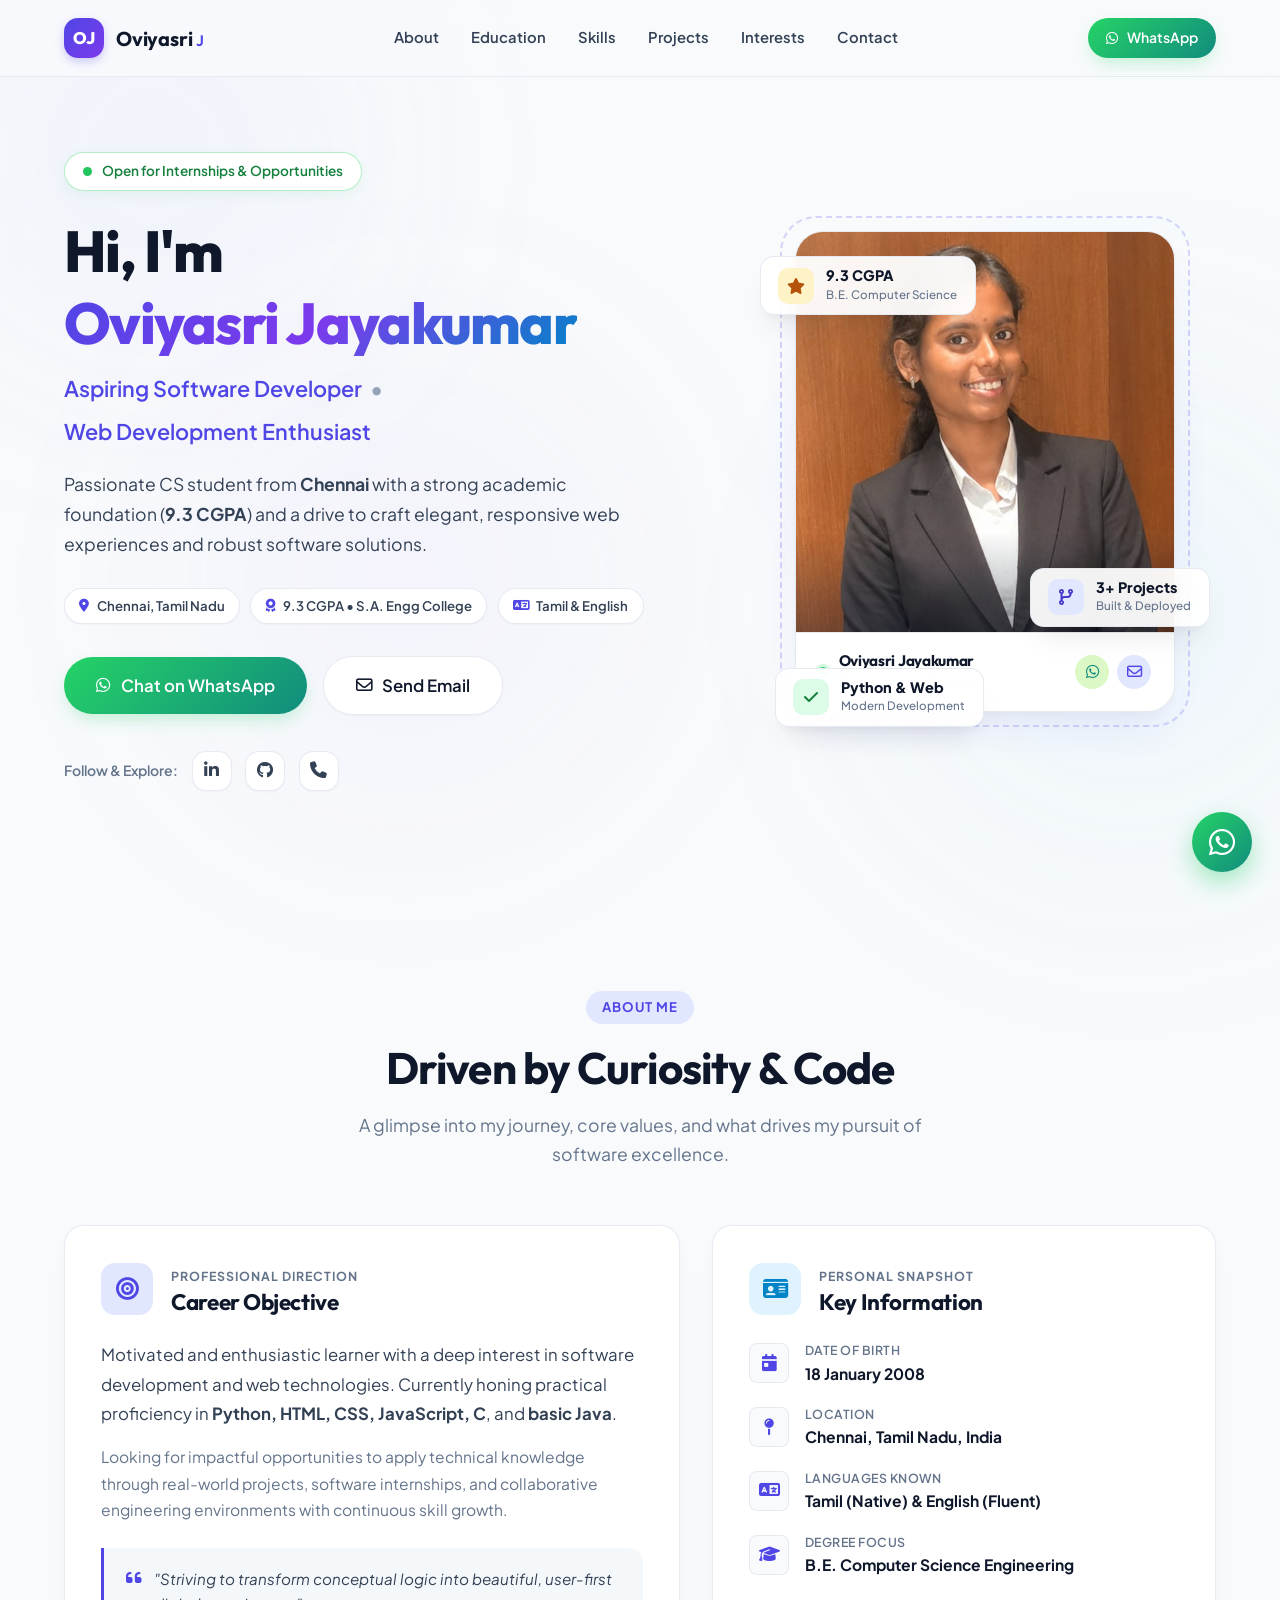
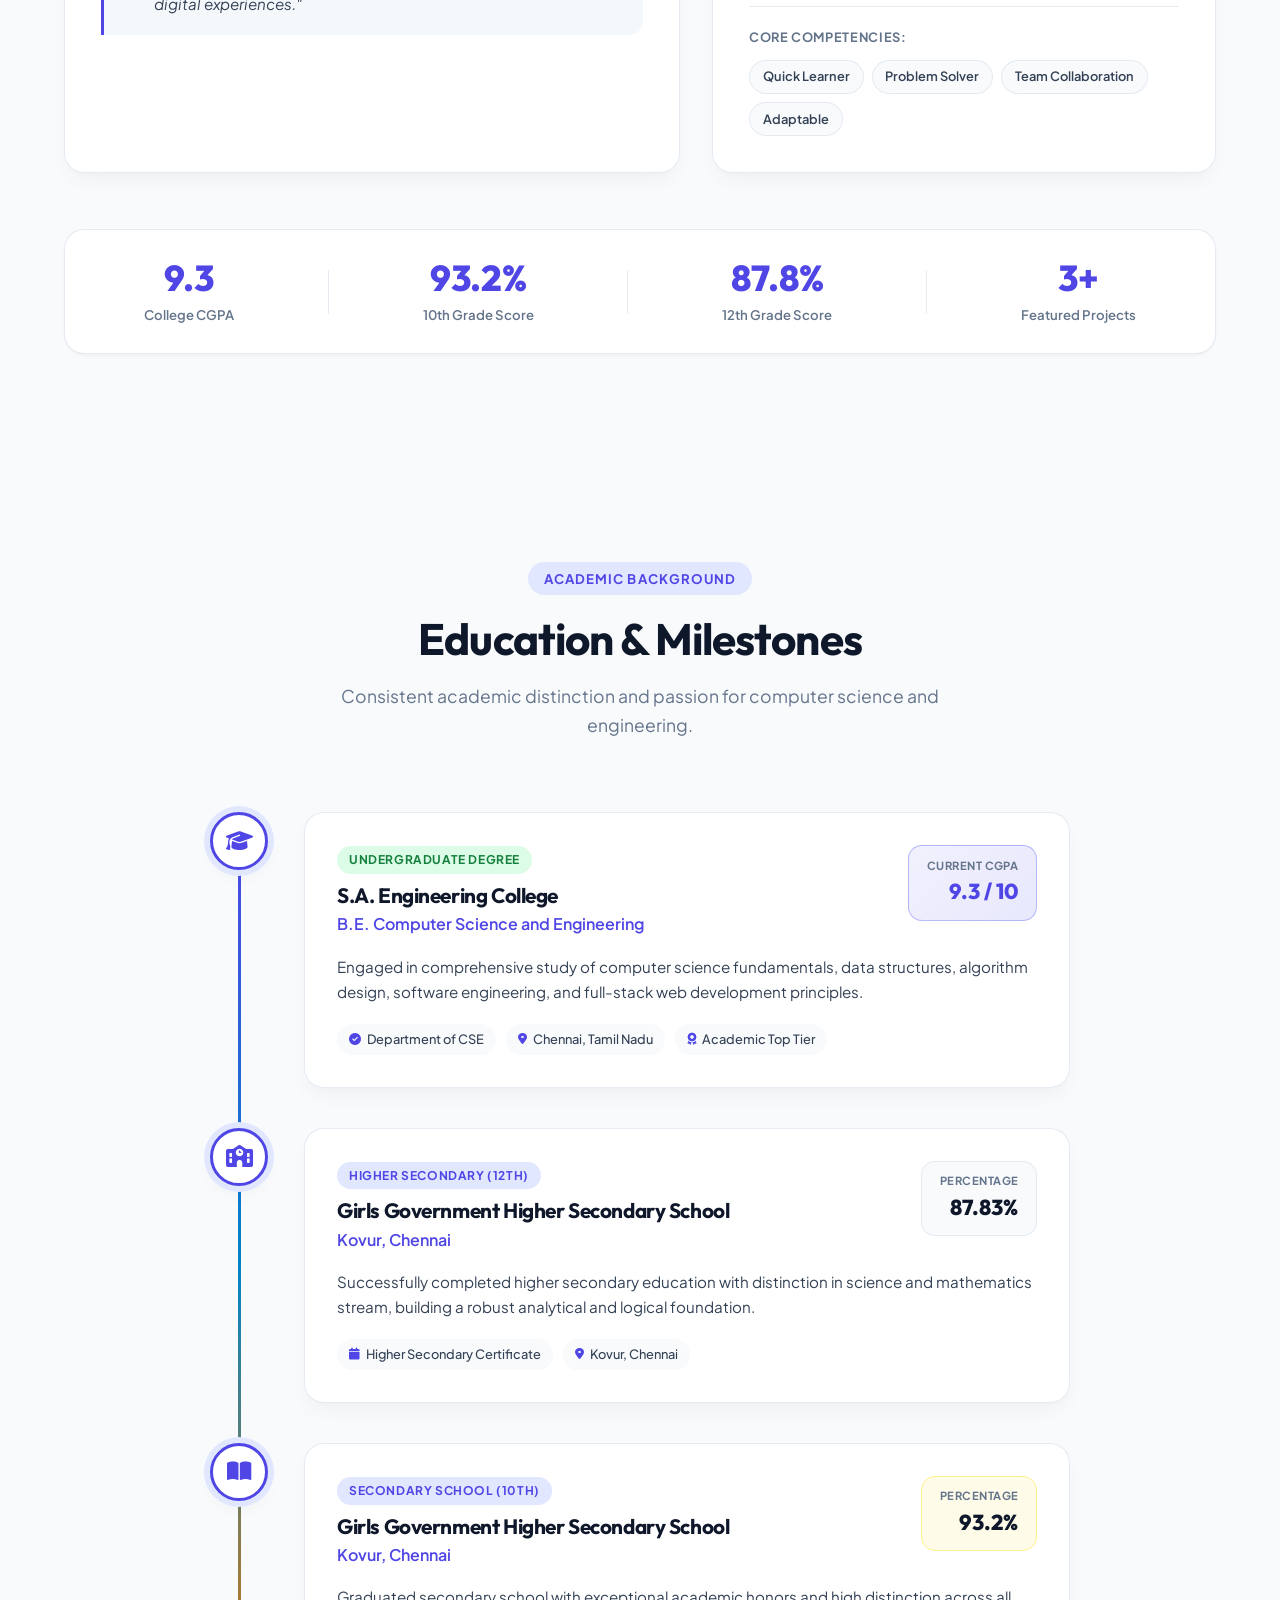
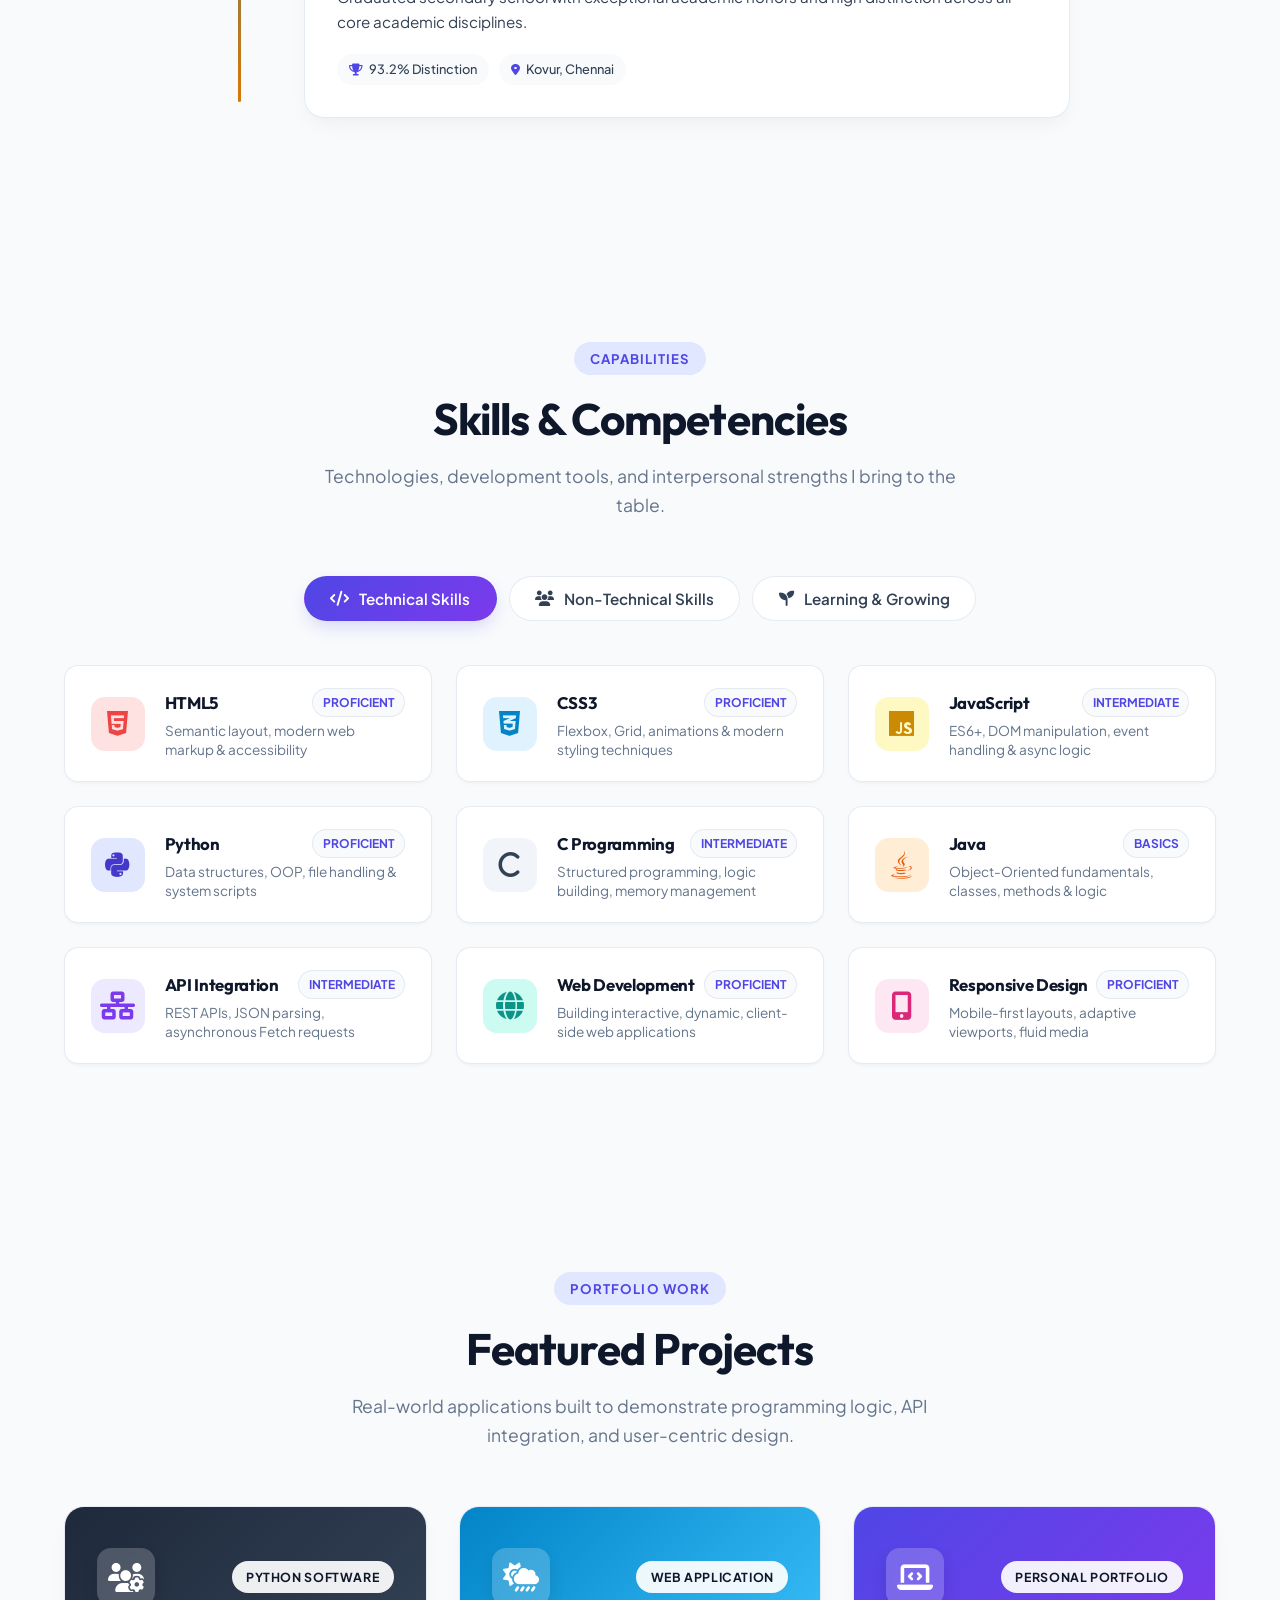
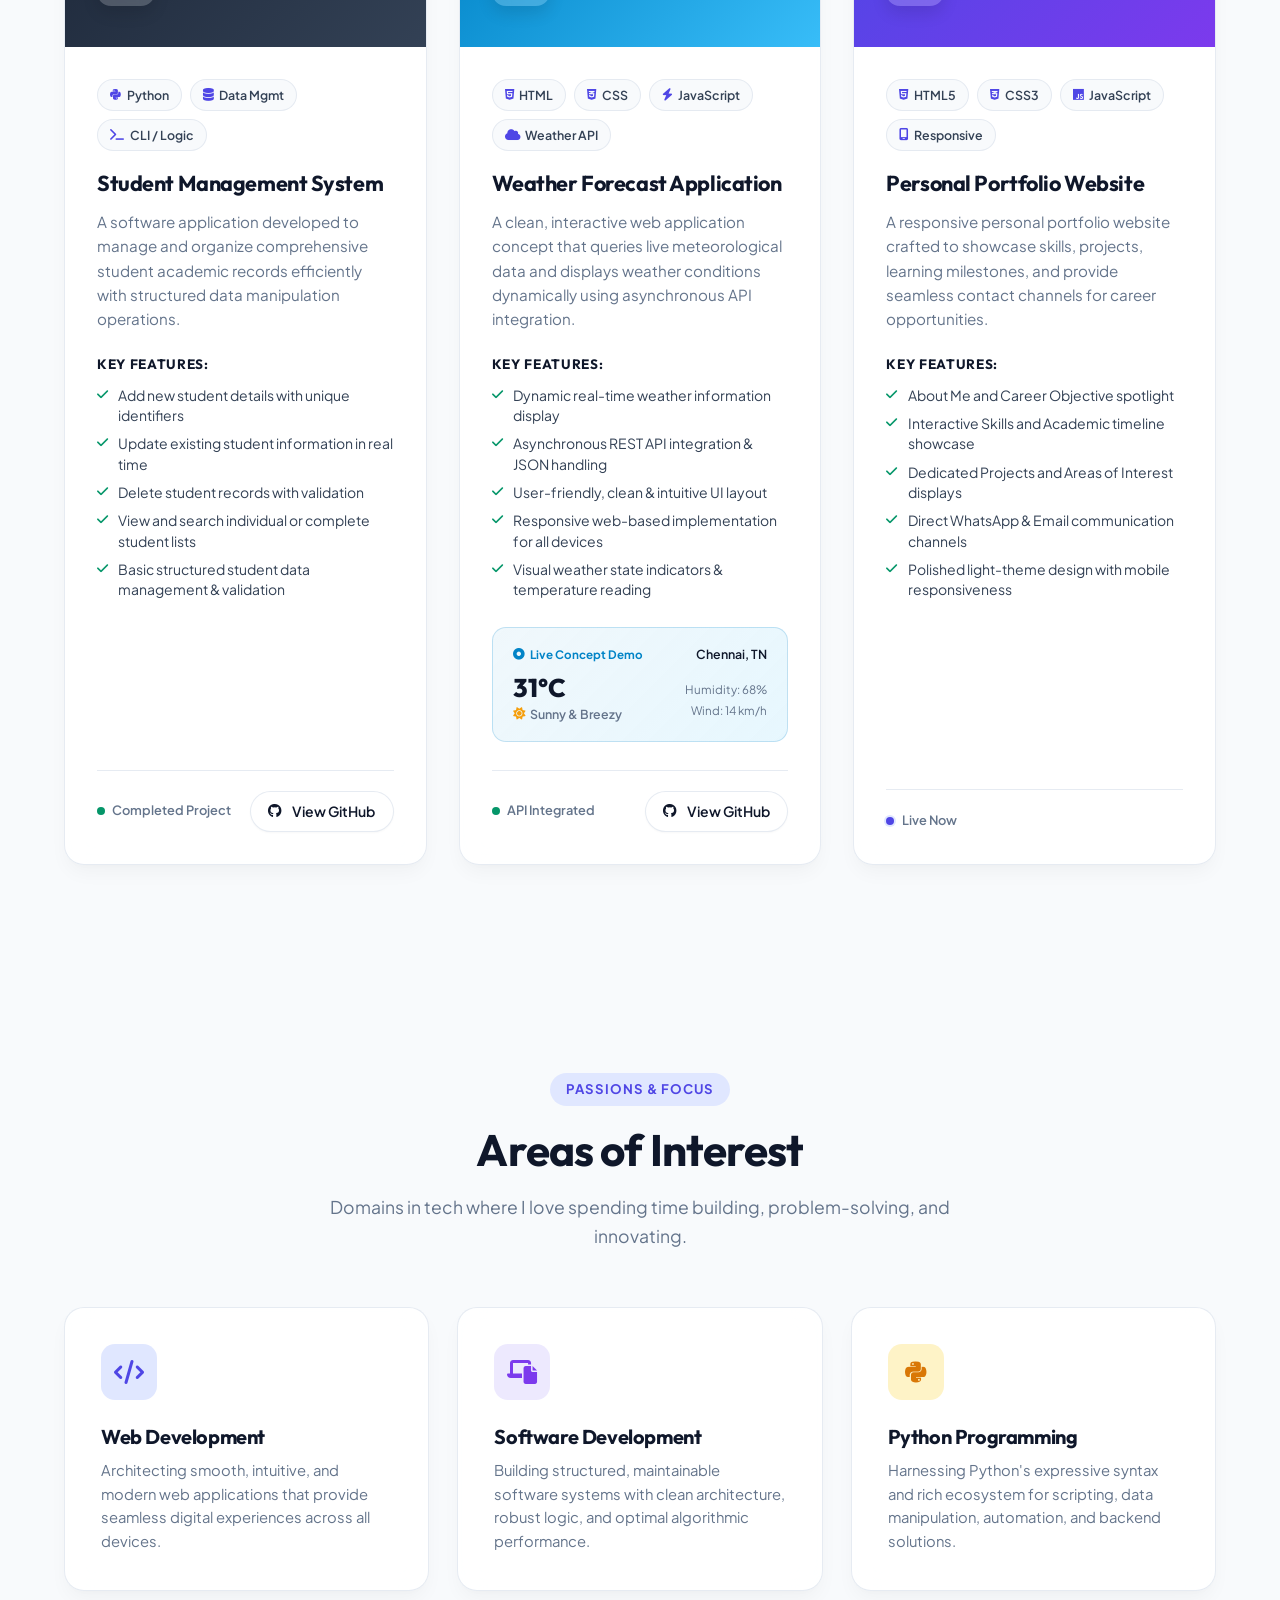
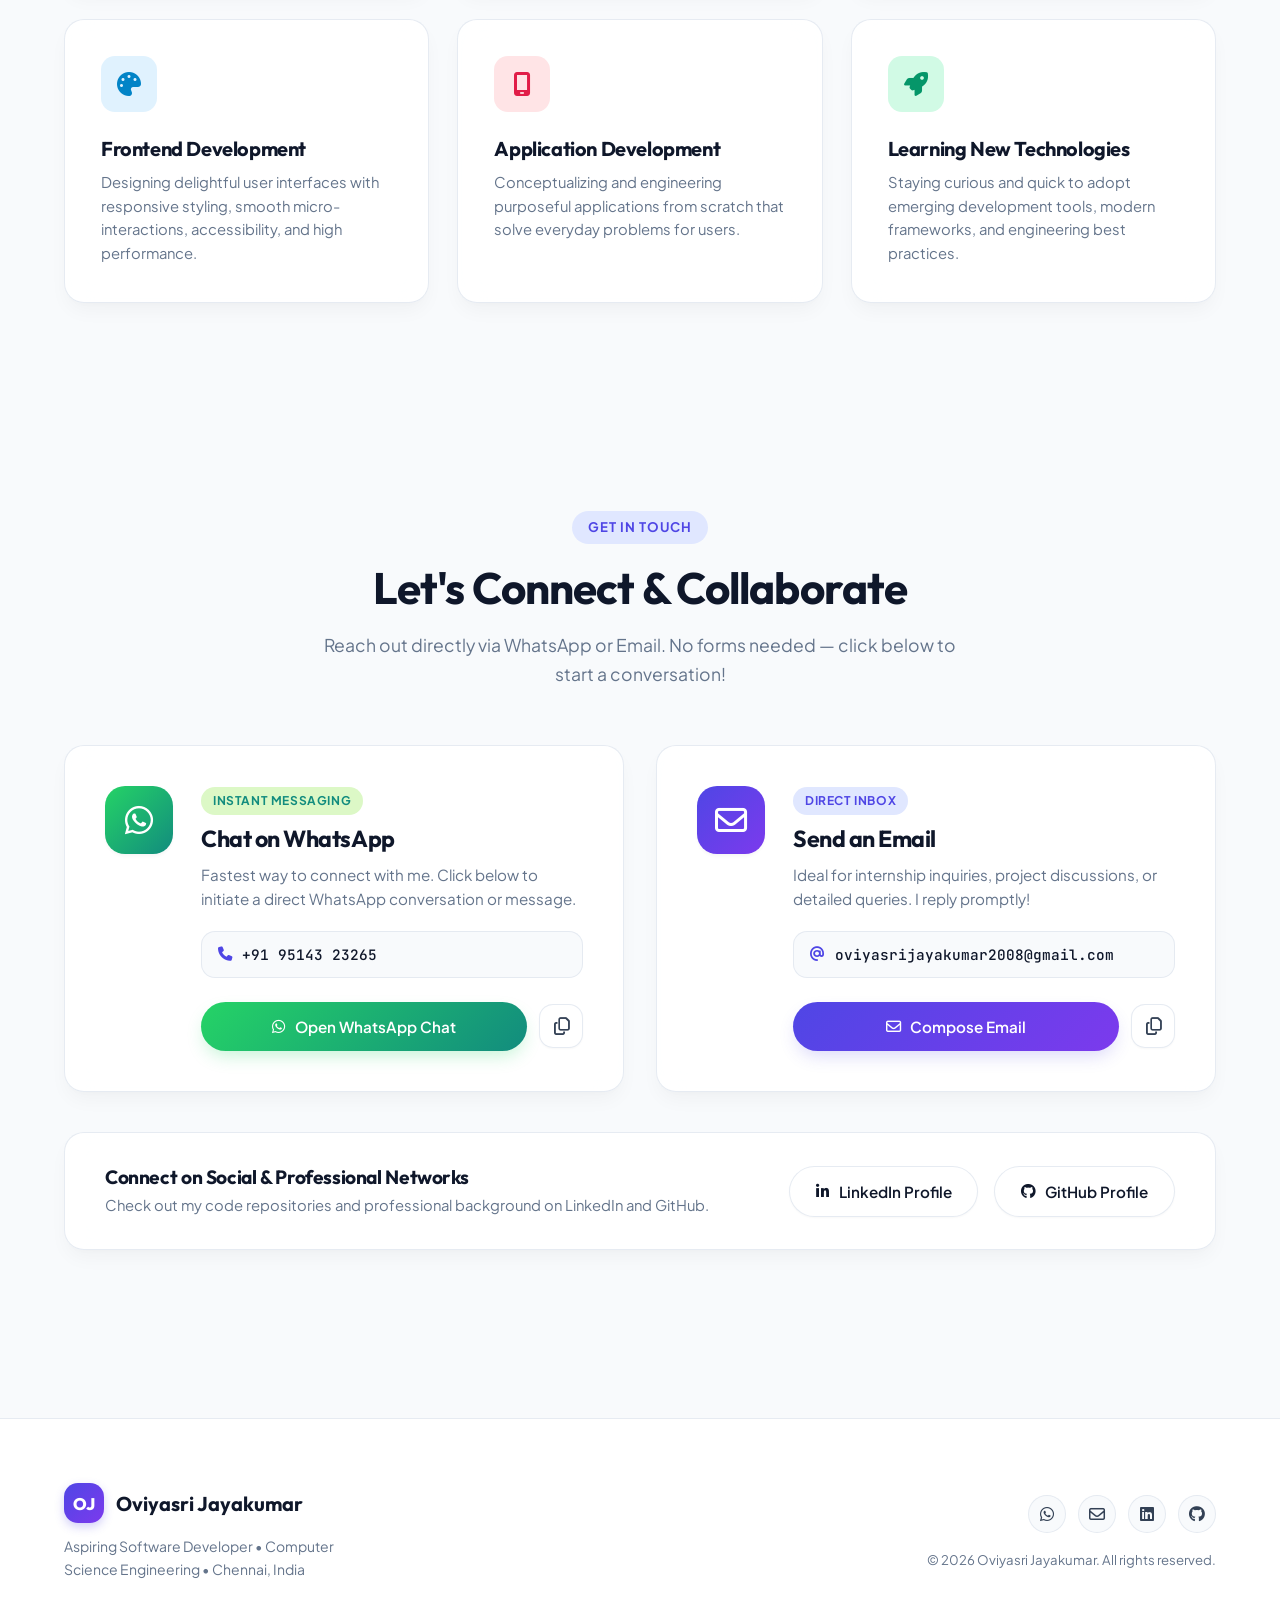
<file: index.html>
<!DOCTYPE html>
<html lang="en">
<head>
  <meta charset="UTF-8">
  <meta name="viewport" content="width=device-width, initial-scale=1.0">
  <title>Oviyasri Jayakumar | Aspiring Software Developer & Web Enthusiast</title>
  <meta name="description" content="Portfolio of Oviyasri Jayakumar - Aspiring Software Developer and Web Development Enthusiast based in Chennai, Tamil Nadu. Skilled in Python, HTML, CSS, JavaScript, C, and Java.">
  <meta name="keywords" content="Oviyasri Jayakumar, Portfolio, Software Developer, Web Developer, Python, JavaScript, Chennai">
  <meta name="author" content="Oviyasri Jayakumar">

  <!-- Open Graph / Meta -->
  <meta property="og:title" content="Oviyasri Jayakumar | Portfolio">
  <meta property="og:description" content="Aspiring Software Developer | Web Development Enthusiast. B.E. Computer Science Engineering (CGPA 9.3).">
  <meta property="og:type" content="website">

  <!-- Google Fonts: Plus Jakarta Sans & Outfit -->
  <link rel="preconnect" href="https://fonts.googleapis.com">
  <link rel="preconnect" href="https://fonts.gstatic.com" crossorigin>
  <link href="https://fonts.googleapis.com/css2?family=Outfit:wght@400;500;600;700;800&family=Plus+Jakarta+Sans:wght@300;400;500;600;700;800&family=JetBrains+Mono:wght@400;500&display=swap" rel="stylesheet">

  <!-- Font Awesome Icons -->
  <link rel="stylesheet" href="https://cdnjs.cloudflare.com/ajax/libs/font-awesome/6.5.1/css/all.min.css">

  <!-- Stylesheet -->
  <link rel="stylesheet" href="style.css">
</head>
<body>
  <!-- Ambient background glow elements -->
  <div class="ambient-glow glow-1"></div>
  <div class="ambient-glow glow-2"></div>
  <div class="ambient-glow glow-3"></div>

  <!-- Header / Navigation -->
  <header class="site-header" id="header">
    <div class="container header-container">
      <a href="#hero" class="brand-logo" aria-label="Oviyasri Jayakumar Home">
        <span class="logo-badge">OJ</span>
        <div class="logo-text">
          <span class="logo-name">Oviyasri</span>
          <span class="logo-dot">J</span>
        </div>
      </a>

      <!-- Desktop Nav -->
      <nav class="desktop-nav" aria-label="Main Navigation">
        <ul class="nav-links">
          <li><a href="#about" class="nav-link">About</a></li>
          <li><a href="#education" class="nav-link">Education</a></li>
          <li><a href="#skills" class="nav-link">Skills</a></li>
          <li><a href="#projects" class="nav-link">Projects</a></li>
          <li><a href="#interests" class="nav-link">Interests</a></li>
          <li><a href="#contact" class="nav-link">Contact</a></li>
        </ul>
      </nav>

      <!-- Header Action -->
      <div class="header-actions">
        <a href="https://wa.me/919514323265?text=Hi%20Oviyasri%2C%20I%20saw%20your%20portfolio%20and%20would%20like%20to%20connect%21" target="_blank" rel="noopener noreferrer" class="btn btn-sm btn-whatsapp">
          <i class="fa-brands fa-whatsapp"></i>
          <span class="btn-text">WhatsApp</span>
        </a>
        <button class="mobile-toggle" id="mobileToggle" aria-label="Toggle navigation menu" aria-expanded="false">
          <span class="bar bar-1"></span>
          <span class="bar bar-2"></span>
          <span class="bar bar-3"></span>
        </button>
      </div>
    </div>

    <!-- Mobile Drawer -->
    <div class="mobile-drawer" id="mobileDrawer">
      <div class="drawer-content">
        <ul class="mobile-nav-links">
          <li><a href="#hero" class="mobile-nav-link"><i class="fa-solid fa-house"></i> Home</a></li>
          <li><a href="#about" class="mobile-nav-link"><i class="fa-solid fa-user"></i> About</a></li>
          <li><a href="#education" class="mobile-nav-link"><i class="fa-solid fa-graduation-cap"></i> Education</a></li>
          <li><a href="#skills" class="mobile-nav-link"><i class="fa-solid fa-code"></i> Skills</a></li>
          <li><a href="#projects" class="mobile-nav-link"><i class="fa-solid fa-laptop-code"></i> Projects</a></li>
          <li><a href="#interests" class="mobile-nav-link"><i class="fa-solid fa-compass"></i> Interests</a></li>
          <li><a href="#contact" class="mobile-nav-link"><i class="fa-solid fa-paper-plane"></i> Contact</a></li>
        </ul>
        <div class="drawer-footer">
          <p class="drawer-contact-title">Quick Connect</p>
          <div class="drawer-btns">
            <a href="https://wa.me/919514323265" target="_blank" rel="noopener noreferrer" class="btn btn-whatsapp w-full">
              <i class="fa-brands fa-whatsapp"></i> WhatsApp Me
            </a>
            <a href="mailto:oviyasrijayakumar2008@gmail.com" class="btn btn-outline w-full">
              <i class="fa-regular fa-envelope"></i> Email Me
            </a>
          </div>
        </div>
      </div>
    </div>
  </header>

  <main>
    <!-- HERO SECTION -->
    <section class="section hero-section" id="hero">
      <div class="container hero-container">
        <!-- Hero Text -->
        <div class="hero-content">
          <div class="hero-badge animate-fade-in">
            <span class="status-pulse"></span>
            <span>Open for Internships & Opportunities</span>
          </div>

          <h1 class="hero-title animate-fade-in delay-1">
            Hi, I'm <span class="gradient-text">Oviyasri Jayakumar</span>
          </h1>

          <p class="hero-role animate-fade-in delay-2">
            Aspiring Software Developer <span class="role-divider">•</span> Web Development Enthusiast
          </p>

          <p class="hero-bio animate-fade-in delay-3">
            Passionate CS student from <strong>Chennai</strong> with a strong academic foundation (<strong>9.3 CGPA</strong>) and a drive to craft elegant, responsive web experiences and robust software solutions.
          </p>

          <!-- Quick Highlights Pills -->
          <div class="hero-highlights animate-fade-in delay-3">
            <span class="highlight-chip">
              <i class="fa-solid fa-location-dot"></i> Chennai, Tamil Nadu
            </span>
            <span class="highlight-chip">
              <i class="fa-solid fa-award"></i> 9.3 CGPA • S.A. Engg College
            </span>
            <span class="highlight-chip">
              <i class="fa-solid fa-language"></i> Tamil & English
            </span>
          </div>

          <!-- Hero CTAs (WhatsApp & Mail Only) -->
          <div class="hero-actions animate-fade-in delay-4">
            <a href="https://wa.me/919514323265?text=Hi%20Oviyasri%2C%20I%20saw%20your%20portfolio%20and%20would%20love%20to%20connect%21" target="_blank" rel="noopener noreferrer" class="btn btn-whatsapp btn-lg">
              <i class="fa-brands fa-whatsapp"></i>
              <span>Chat on WhatsApp</span>
            </a>
            <a href="mailto:oviyasrijayakumar2008@gmail.com?subject=Opportunity%20Inquiry%20-%20Oviyasri%20Portfolio" class="btn btn-outline btn-lg">
              <i class="fa-regular fa-envelope"></i>
              <span>Send Email</span>
            </a>
          </div>

          <!-- Social Links -->
          <div class="hero-socials animate-fade-in delay-4">
            <span class="social-label">Follow & Explore:</span>
            <a href="https://www.linkedin.com/in/oviyasri-jayakumar-236a88341" target="_blank" rel="noopener noreferrer" class="social-link" title="LinkedIn Profile" aria-label="LinkedIn">
              <i class="fa-brands fa-linkedin-in"></i>
            </a>
            <a href="https://github.com/Oviyasrijayakumar" target="_blank" rel="noopener noreferrer" class="social-link" title="GitHub Profile" aria-label="GitHub">
              <i class="fa-brands fa-github"></i>
            </a>
            <a href="tel:+919514323265" class="social-link" title="Call Me" aria-label="Phone">
              <i class="fa-solid fa-phone"></i>
            </a>
          </div>
        </div>

        <!-- Hero Visual / Photo Card -->
        <div class="hero-visual animate-fade-in delay-2">
          <div class="profile-card-wrapper">
            <!-- Decorative rings -->
            <div class="profile-ring"></div>
            <div class="profile-ring-outer"></div>

            <div class="profile-card">
              <div class="profile-image-container">
                <img src="assets/profile.png" alt="Oviyasri Jayakumar" class="profile-image" loading="eager">
                <div class="profile-overlay-gradient"></div>
              </div>
              
              <div class="profile-card-footer">
                <div class="profile-status-indicator">
                  <span class="dot-online"></span>
                  <div>
                    <h4 class="profile-name-tag">Oviyasri Jayakumar</h4>
                    <p class="profile-sub-tag">B.E. Computer Science</p>
                  </div>
                </div>
                <div class="quick-icons">
                  <a href="https://wa.me/919514323265" target="_blank" rel="noopener noreferrer" class="mini-icon-btn whatsapp" title="Chat on WhatsApp">
                    <i class="fa-brands fa-whatsapp"></i>
                  </a>
                  <a href="mailto:oviyasrijayakumar2008@gmail.com" class="mini-icon-btn email" title="Send Email">
                    <i class="fa-regular fa-envelope"></i>
                  </a>
                </div>
              </div>
            </div>

            <!-- Floating Badge: CGPA -->
            <div class="floating-badge badge-cgpa">
              <div class="badge-icon gold">
                <i class="fa-solid fa-star"></i>
              </div>
              <div class="badge-info">
                <span class="badge-value">9.3 CGPA</span>
                <span class="badge-caption">B.E. Computer Science</span>
              </div>
            </div>

            <!-- Floating Badge: Projects -->
            <div class="floating-badge badge-projects">
              <div class="badge-icon indigo">
                <i class="fa-solid fa-code-branch"></i>
              </div>
              <div class="badge-info">
                <span class="badge-value">3+ Projects</span>
                <span class="badge-caption">Built & Deployed</span>
              </div>
            </div>

            <!-- Floating Badge: Tech Stacks -->
            <div class="floating-badge badge-tech">
              <div class="badge-icon green">
                <i class="fa-solid fa-check"></i>
              </div>
              <div class="badge-info">
                <span class="badge-value">Python & Web</span>
                <span class="badge-caption">Modern Development</span>
              </div>
            </div>
          </div>
        </div>
      </div>
    </section>

    <!-- ABOUT & CAREER OBJECTIVE SECTION -->
    <section class="section about-section" id="about">
      <div class="container">
        <div class="section-header text-center">
          <span class="section-tag">About Me</span>
          <h2 class="section-title">Driven by Curiosity & Code</h2>
          <p class="section-subtitle">A glimpse into my journey, core values, and what drives my pursuit of software excellence.</p>
        </div>

        <div class="about-grid">
          <!-- Career Objective Card -->
          <div class="about-card objective-card glass-panel">
            <div class="card-glow"></div>
            <div class="objective-header">
              <div class="icon-bubble indigo">
                <i class="fa-solid fa-bullseye"></i>
              </div>
              <div>
                <span class="card-eyebrow">Professional Direction</span>
                <h3 class="card-title">Career Objective</h3>
              </div>
            </div>
            <p class="objective-text">
              Motivated and enthusiastic learner with a deep interest in software development and web technologies. Currently honing practical proficiency in <strong>Python, HTML, CSS, JavaScript, C</strong>, and <strong>basic Java</strong>.
            </p>
            <p class="objective-subtext">
              Looking for impactful opportunities to apply technical knowledge through real-world projects, software internships, and collaborative engineering environments with continuous skill growth.
            </p>
            <div class="quote-box">
              <i class="fa-solid fa-quote-left quote-icon"></i>
              <span>"Striving to transform conceptual logic into beautiful, user-first digital experiences."</span>
            </div>
          </div>

          <!-- Personal Bio Card -->
          <div class="about-card personal-details-card glass-panel">
            <div class="card-glow"></div>
            <div class="objective-header">
              <div class="icon-bubble teal">
                <i class="fa-solid fa-id-card"></i>
              </div>
              <div>
                <span class="card-eyebrow">Personal Snapshot</span>
                <h3 class="card-title">Key Information</h3>
              </div>
            </div>

            <div class="details-list">
              <div class="detail-item">
                <div class="detail-icon"><i class="fa-solid fa-calendar-day"></i></div>
                <div class="detail-content">
                  <span class="detail-label">Date of Birth</span>
                  <span class="detail-value">18 January 2008</span>
                </div>
              </div>

              <div class="detail-item">
                <div class="detail-icon"><i class="fa-solid fa-map-pin"></i></div>
                <div class="detail-content">
                  <span class="detail-label">Location</span>
                  <span class="detail-value">Chennai, Tamil Nadu, India</span>
                </div>
              </div>

              <div class="detail-item">
                <div class="detail-icon"><i class="fa-solid fa-language"></i></div>
                <div class="detail-content">
                  <span class="detail-label">Languages Known</span>
                  <span class="detail-value">Tamil (Native) & English (Fluent)</span>
                </div>
              </div>

              <div class="detail-item">
                <div class="detail-icon"><i class="fa-solid fa-graduation-cap"></i></div>
                <div class="detail-content">
                  <span class="detail-label">Degree Focus</span>
                  <span class="detail-value">B.E. Computer Science Engineering</span>
                </div>
              </div>
            </div>

            <!-- Soft skills tags -->
            <div class="strengths-wrapper">
              <span class="strengths-title">Core Competencies:</span>
              <div class="strengths-pills">
                <span class="pill">Quick Learner</span>
                <span class="pill">Problem Solver</span>
                <span class="pill">Team Collaboration</span>
                <span class="pill">Adaptable</span>
              </div>
            </div>
          </div>
        </div>

        <!-- Metric Counter Strip -->
        <div class="metric-strip">
          <div class="metric-item">
            <span class="metric-number">9.3</span>
            <span class="metric-label">College CGPA</span>
          </div>
          <div class="metric-divider"></div>
          <div class="metric-item">
            <span class="metric-number">93.2%</span>
            <span class="metric-label">10th Grade Score</span>
          </div>
          <div class="metric-divider"></div>
          <div class="metric-item">
            <span class="metric-number">87.8%</span>
            <span class="metric-label">12th Grade Score</span>
          </div>
          <div class="metric-divider"></div>
          <div class="metric-item">
            <span class="metric-number">3+</span>
            <span class="metric-label">Featured Projects</span>
          </div>
        </div>
      </div>
    </section>

    <!-- EDUCATION SECTION -->
    <section class="section education-section" id="education">
      <div class="container">
        <div class="section-header text-center">
          <span class="section-tag">Academic Background</span>
          <h2 class="section-title">Education & Milestones</h2>
          <p class="section-subtitle">Consistent academic distinction and passion for computer science and engineering.</p>
        </div>

        <div class="timeline-container">
          <!-- Timeline Track Line -->
          <div class="timeline-line"></div>

          <!-- Timeline Item 1: College -->
          <div class="timeline-item active">
            <div class="timeline-dot">
              <i class="fa-solid fa-graduation-cap"></i>
            </div>
            <div class="timeline-card glass-panel">
              <div class="timeline-card-header">
                <div>
                  <span class="badge-status current">Undergraduate Degree</span>
                  <h3 class="institution-name">S.A. Engineering College</h3>
                  <p class="degree-title">B.E. Computer Science and Engineering</p>
                </div>
                <div class="grade-badge highlight">
                  <span class="grade-label">Current CGPA</span>
                  <span class="grade-score">9.3 / 10</span>
                </div>
              </div>
              <p class="institution-desc">
                Engaged in comprehensive study of computer science fundamentals, data structures, algorithm design, software engineering, and full-stack web development principles.
              </p>
              <div class="timeline-tags">
                <span class="edu-tag"><i class="fa-solid fa-circle-check"></i> Department of CSE</span>
                <span class="edu-tag"><i class="fa-solid fa-location-dot"></i> Chennai, Tamil Nadu</span>
                <span class="edu-tag"><i class="fa-solid fa-award"></i> Academic Top Tier</span>
              </div>
            </div>
          </div>

          <!-- Timeline Item 2: 12th Grade -->
          <div class="timeline-item">
            <div class="timeline-dot">
              <i class="fa-solid fa-school"></i>
            </div>
            <div class="timeline-card glass-panel">
              <div class="timeline-card-header">
                <div>
                  <span class="badge-status completed">Higher Secondary (12th)</span>
                  <h3 class="institution-name">Girls Government Higher Secondary School</h3>
                  <p class="degree-title">Kovur, Chennai</p>
                </div>
                <div class="grade-badge">
                  <span class="grade-label">Percentage</span>
                  <span class="grade-score">87.83%</span>
                </div>
              </div>
              <p class="institution-desc">
                Successfully completed higher secondary education with distinction in science and mathematics stream, building a robust analytical and logical foundation.
              </p>
              <div class="timeline-tags">
                <span class="edu-tag"><i class="fa-solid fa-calendar"></i> Higher Secondary Certificate</span>
                <span class="edu-tag"><i class="fa-solid fa-location-dot"></i> Kovur, Chennai</span>
              </div>
            </div>
          </div>

          <!-- Timeline Item 3: 10th Grade -->
          <div class="timeline-item">
            <div class="timeline-dot">
              <i class="fa-solid fa-book-open"></i>
            </div>
            <div class="timeline-card glass-panel">
              <div class="timeline-card-header">
                <div>
                  <span class="badge-status completed">Secondary School (10th)</span>
                  <h3 class="institution-name">Girls Government Higher Secondary School</h3>
                  <p class="degree-title">Kovur, Chennai</p>
                </div>
                <div class="grade-badge gold">
                  <span class="grade-label">Percentage</span>
                  <span class="grade-score">93.2%</span>
                </div>
              </div>
              <p class="institution-desc">
                Graduated secondary school with exceptional academic honors and high distinction across all core academic disciplines.
              </p>
              <div class="timeline-tags">
                <span class="edu-tag"><i class="fa-solid fa-trophy"></i> 93.2% Distinction</span>
                <span class="edu-tag"><i class="fa-solid fa-location-dot"></i> Kovur, Chennai</span>
              </div>
            </div>
          </div>
        </div>
      </div>
    </section>

    <!-- SKILLS SECTION -->
    <section class="section skills-section" id="skills">
      <div class="container">
        <div class="section-header text-center">
          <span class="section-tag">Capabilities</span>
          <h2 class="section-title">Skills & Competencies</h2>
          <p class="section-subtitle">Technologies, development tools, and interpersonal strengths I bring to the table.</p>
        </div>

        <!-- Skill Tabs -->
        <div class="skills-tabs">
          <button class="tab-btn active" data-tab="technical">
            <i class="fa-solid fa-code"></i> Technical Skills
          </button>
          <button class="tab-btn" data-tab="soft">
            <i class="fa-solid fa-users"></i> Non-Technical Skills
          </button>
          <button class="tab-btn" data-tab="learning">
            <i class="fa-solid fa-seedling"></i> Learning & Growing
          </button>
        </div>

        <!-- Tab 1: Technical Skills -->
        <div class="tab-content active" id="tab-technical">
          <div class="skills-grid">
            <!-- HTML5 -->
            <div class="skill-card">
              <div class="skill-icon-wrap html">
                <i class="fa-brands fa-html5"></i>
              </div>
              <div class="skill-details">
                <div class="skill-header">
                  <h4 class="skill-name">HTML5</h4>
                  <span class="skill-level">Proficient</span>
                </div>
                <p class="skill-sub">Semantic layout, modern web markup & accessibility</p>
              </div>
            </div>

            <!-- CSS3 -->
            <div class="skill-card">
              <div class="skill-icon-wrap css">
                <i class="fa-brands fa-css3-alt"></i>
              </div>
              <div class="skill-details">
                <div class="skill-header">
                  <h4 class="skill-name">CSS3</h4>
                  <span class="skill-level">Proficient</span>
                </div>
                <p class="skill-sub">Flexbox, Grid, animations & modern styling techniques</p>
              </div>
            </div>

            <!-- JavaScript -->
            <div class="skill-card">
              <div class="skill-icon-wrap js">
                <i class="fa-brands fa-js"></i>
              </div>
              <div class="skill-details">
                <div class="skill-header">
                  <h4 class="skill-name">JavaScript</h4>
                  <span class="skill-level">Intermediate</span>
                </div>
                <p class="skill-sub">ES6+, DOM manipulation, event handling & async logic</p>
              </div>
            </div>

            <!-- Python -->
            <div class="skill-card">
              <div class="skill-icon-wrap python">
                <i class="fa-brands fa-python"></i>
              </div>
              <div class="skill-details">
                <div class="skill-header">
                  <h4 class="skill-name">Python</h4>
                  <span class="skill-level">Proficient</span>
                </div>
                <p class="skill-sub">Data structures, OOP, file handling & system scripts</p>
              </div>
            </div>

            <!-- C Programming -->
            <div class="skill-card">
              <div class="skill-icon-wrap cprog">
                <i class="fa-solid fa-c"></i>
              </div>
              <div class="skill-details">
                <div class="skill-header">
                  <h4 class="skill-name">C Programming</h4>
                  <span class="skill-level">Intermediate</span>
                </div>
                <p class="skill-sub">Structured programming, logic building, memory management</p>
              </div>
            </div>

            <!-- Java Basics -->
            <div class="skill-card">
              <div class="skill-icon-wrap java">
                <i class="fa-brands fa-java"></i>
              </div>
              <div class="skill-details">
                <div class="skill-header">
                  <h4 class="skill-name">Java</h4>
                  <span class="skill-level">Basics</span>
                </div>
                <p class="skill-sub">Object-Oriented fundamentals, classes, methods & logic</p>
              </div>
            </div>

            <!-- API Integration -->
            <div class="skill-card">
              <div class="skill-icon-wrap api">
                <i class="fa-solid fa-network-wired"></i>
              </div>
              <div class="skill-details">
                <div class="skill-header">
                  <h4 class="skill-name">API Integration</h4>
                  <span class="skill-level">Intermediate</span>
                </div>
                <p class="skill-sub">REST APIs, JSON parsing, asynchronous Fetch requests</p>
              </div>
            </div>

            <!-- Web Development -->
            <div class="skill-card">
              <div class="skill-icon-wrap web">
                <i class="fa-solid fa-globe"></i>
              </div>
              <div class="skill-details">
                <div class="skill-header">
                  <h4 class="skill-name">Web Development</h4>
                  <span class="skill-level">Proficient</span>
                </div>
                <p class="skill-sub">Building interactive, dynamic, client-side web applications</p>
              </div>
            </div>

            <!-- Responsive Design -->
            <div class="skill-card">
              <div class="skill-icon-wrap responsive">
                <i class="fa-solid fa-mobile-screen-button"></i>
              </div>
              <div class="skill-details">
                <div class="skill-header">
                  <h4 class="skill-name">Responsive Design</h4>
                  <span class="skill-level">Proficient</span>
                </div>
                <p class="skill-sub">Mobile-first layouts, adaptive viewports, fluid media</p>
              </div>
            </div>
          </div>
        </div>

        <!-- Tab 2: Soft Skills -->
        <div class="tab-content" id="tab-soft">
          <div class="soft-skills-grid">
            <div class="soft-skill-card">
              <div class="soft-icon blue"><i class="fa-solid fa-comments"></i></div>
              <h4>Communication</h4>
              <p>Articulating ideas clearly, collaborating transparently across teams, and active listening.</p>
            </div>

            <div class="soft-skill-card">
              <div class="soft-icon purple"><i class="fa-solid fa-people-group"></i></div>
              <h4>Teamwork</h4>
              <p>Thriving in group projects, supporting peers, and contributing positively to shared outcomes.</p>
            </div>

            <div class="soft-skill-card">
              <div class="soft-icon amber"><i class="fa-solid fa-crown"></i></div>
              <h4>Leadership</h4>
              <p>Taking initiative, guiding academic project efforts, and maintaining team momentum.</p>
            </div>

            <div class="soft-skill-card">
              <div class="soft-icon green"><i class="fa-solid fa-bolt"></i></div>
              <h4>Quick Learning</h4>
              <p>Rapidly absorbing new paradigms, frameworks, syntax, and problem-solving methodologies.</p>
            </div>

            <div class="soft-skill-card">
              <div class="soft-icon rose"><i class="fa-solid fa-puzzle-piece"></i></div>
              <h4>Problem Solving</h4>
              <p>Breaking complex technical requirements down into structured, solvable steps.</p>
            </div>

            <div class="soft-skill-card">
              <div class="soft-icon cyan"><i class="fa-solid fa-clock"></i></div>
              <h4>Time Management</h4>
              <p>Prioritizing tasks systematically to deliver assignments and milestones on schedule.</p>
            </div>

            <div class="soft-skill-card">
              <div class="soft-icon indigo"><i class="fa-solid fa-arrows-rotate"></i></div>
              <h4>Adaptability</h4>
              <p>Embracing evolving technologies, feedback, and shifting engineering needs with ease.</p>
            </div>
          </div>
        </div>

        <!-- Tab 3: Learning & Development -->
        <div class="tab-content" id="tab-learning">
          <div class="learning-panel glass-panel">
            <div class="learning-intro">
              <div class="icon-bubble green">
                <i class="fa-solid fa-chart-line"></i>
              </div>
              <div>
                <h3>Continuous Learning Journey</h3>
                <p>I believe in constant evolution and curiosity. Here are the core areas I am currently deepening my knowledge in every day:</p>
              </div>
            </div>

            <div class="learning-badges-grid">
              <div class="learning-item">
                <span class="learning-check"><i class="fa-solid fa-circle-check"></i></span>
                <div>
                  <strong>Web Development</strong>
                  <p>Advancing frontend interactivity, performance optimizations & clean design systems.</p>
                </div>
              </div>

              <div class="learning-item">
                <span class="learning-check"><i class="fa-solid fa-circle-check"></i></span>
                <div>
                  <strong>Python Programming</strong>
                  <p>Deepening knowledge of automation, algorithms, data structures & application logic.</p>
                </div>
              </div>

              <div class="learning-item">
                <span class="learning-check"><i class="fa-solid fa-circle-check"></i></span>
                <div>
                  <strong>JavaScript (ES6+)</strong>
                  <p>Mastering modern JavaScript concepts, Promises, Async/Await & Event-driven architecture.</p>
                </div>
              </div>

              <div class="learning-item">
                <span class="learning-check"><i class="fa-solid fa-circle-check"></i></span>
                <div>
                  <strong>API Integration</strong>
                  <p>Connecting web frontends to third-party REST services and handling dynamic data flows.</p>
                </div>
              </div>

              <div class="learning-item">
                <span class="learning-check"><i class="fa-solid fa-circle-check"></i></span>
                <div>
                  <strong>Software Development</strong>
                  <p>Learning modular code organization, version control (Git/GitHub), and testing principles.</p>
                </div>
              </div>

              <div class="learning-item">
                <span class="learning-check"><i class="fa-solid fa-circle-check"></i></span>
                <div>
                  <strong>Problem Solving & Fundamentals</strong>
                  <p>Strengthening algorithmic thinking, edge case analysis, and clean procedural logic.</p>
                </div>
              </div>
            </div>
          </div>
        </div>
      </div>
    </section>

    <!-- PROJECTS SECTION -->
    <section class="section projects-section" id="projects">
      <div class="container">
        <div class="section-header text-center">
          <span class="section-tag">Portfolio Work</span>
          <h2 class="section-title">Featured Projects</h2>
          <p class="section-subtitle">Real-world applications built to demonstrate programming logic, API integration, and user-centric design.</p>
        </div>

        <div class="projects-grid">
          <!-- Project 1: Student Management System -->
          <div class="project-card glass-panel">
            <div class="project-banner python-theme">
              <div class="project-icon-top">
                <i class="fa-solid fa-users-gear"></i>
              </div>
              <span class="project-category-badge">Python Software</span>
            </div>

            <div class="project-body">
              <div class="project-tech-stack">
                <span class="tech-tag"><i class="fa-brands fa-python"></i> Python</span>
                <span class="tech-tag"><i class="fa-solid fa-database"></i> Data Mgmt</span>
                <span class="tech-tag"><i class="fa-solid fa-terminal"></i> CLI / Logic</span>
              </div>

              <h3 class="project-title">Student Management System</h3>
              
              <p class="project-description">
                A software application developed to manage and organize comprehensive student academic records efficiently with structured data manipulation operations.
              </p>

              <div class="project-features">
                <h4 class="features-heading">Key Features:</h4>
                <ul class="features-list">
                  <li><i class="fa-solid fa-check"></i> Add new student details with unique identifiers</li>
                  <li><i class="fa-solid fa-check"></i> Update existing student information in real time</li>
                  <li><i class="fa-solid fa-check"></i> Delete student records with validation</li>
                  <li><i class="fa-solid fa-check"></i> View and search individual or complete student lists</li>
                  <li><i class="fa-solid fa-check"></i> Basic structured student data management & validation</li>
                </ul>
              </div>

              <div class="project-footer">
                <div class="project-status">
                  <span class="status-indicator"></span> Completed Project
                </div>
                <a href="https://github.com/Oviyasrijayakumar" target="_blank" rel="noopener noreferrer" class="btn btn-sm btn-outline">
                  <i class="fa-brands fa-github"></i> View GitHub
                </a>
              </div>
            </div>
          </div>

          <!-- Project 2: Weather Forecast Application -->
          <div class="project-card glass-panel">
            <div class="project-banner weather-theme">
              <div class="project-icon-top">
                <i class="fa-solid fa-cloud-sun-rain"></i>
              </div>
              <span class="project-category-badge">Web Application</span>
            </div>

            <div class="project-body">
              <div class="project-tech-stack">
                <span class="tech-tag"><i class="fa-brands fa-html5"></i> HTML</span>
                <span class="tech-tag"><i class="fa-brands fa-css3-alt"></i> CSS</span>
                <span class="tech-tag"><i class="fa-solid fa-bolt"></i> JavaScript</span>
                <span class="tech-tag"><i class="fa-solid fa-cloud"></i> Weather API</span>
              </div>

              <h3 class="project-title">Weather Forecast Application</h3>
              
              <p class="project-description">
                A clean, interactive web application concept that queries live meteorological data and displays weather conditions dynamically using asynchronous API integration.
              </p>

              <div class="project-features">
                <h4 class="features-heading">Key Features:</h4>
                <ul class="features-list">
                  <li><i class="fa-solid fa-check"></i> Dynamic real-time weather information display</li>
                  <li><i class="fa-solid fa-check"></i> Asynchronous REST API integration & JSON handling</li>
                  <li><i class="fa-solid fa-check"></i> User-friendly, clean & intuitive UI layout</li>
                  <li><i class="fa-solid fa-check"></i> Responsive web-based implementation for all devices</li>
                  <li><i class="fa-solid fa-check"></i> Visual weather state indicators & temperature reading</li>
                </ul>
              </div>

              <!-- Interactive Live Weather Simulation -->
              <div class="interactive-weather-demo" id="weatherDemo">
                <div class="weather-demo-header">
                  <span class="demo-tag"><i class="fa-solid fa-circle-dot"></i> Live Concept Demo</span>
                  <span class="demo-city">Chennai, TN</span>
                </div>
                <div class="weather-demo-content">
                  <div class="weather-temp">
                    <span class="temp-num">31°C</span>
                    <span class="temp-condition"><i class="fa-solid fa-sun weather-icon-sun"></i> Sunny & Breezy</span>
                  </div>
                  <div class="weather-stats">
                    <span>Humidity: 68%</span>
                    <span>Wind: 14 km/h</span>
                  </div>
                </div>
              </div>

              <div class="project-footer">
                <div class="project-status">
                  <span class="status-indicator"></span> API Integrated
                </div>
                <a href="https://github.com/Oviyasrijayakumar" target="_blank" rel="noopener noreferrer" class="btn btn-sm btn-outline">
                  <i class="fa-brands fa-github"></i> View GitHub
                </a>
              </div>
            </div>
          </div>

          <!-- Project 3: Personal Portfolio Website -->
          <div class="project-card glass-panel">
            <div class="project-banner portfolio-theme">
              <div class="project-icon-top">
                <i class="fa-solid fa-laptop-code"></i>
              </div>
              <span class="project-category-badge">Personal Portfolio</span>
            </div>

            <div class="project-body">
              <div class="project-tech-stack">
                <span class="tech-tag"><i class="fa-brands fa-html5"></i> HTML5</span>
                <span class="tech-tag"><i class="fa-brands fa-css3-alt"></i> CSS3</span>
                <span class="tech-tag"><i class="fa-brands fa-js"></i> JavaScript</span>
                <span class="tech-tag"><i class="fa-solid fa-mobile-screen"></i> Responsive</span>
              </div>

              <h3 class="project-title">Personal Portfolio Website</h3>
              
              <p class="project-description">
                A responsive personal portfolio website crafted to showcase skills, projects, learning milestones, and provide seamless contact channels for career opportunities.
              </p>

              <div class="project-features">
                <h4 class="features-heading">Key Features:</h4>
                <ul class="features-list">
                  <li><i class="fa-solid fa-check"></i> About Me and Career Objective spotlight</li>
                  <li><i class="fa-solid fa-check"></i> Interactive Skills and Academic timeline showcase</li>
                  <li><i class="fa-solid fa-check"></i> Dedicated Projects and Areas of Interest displays</li>
                  <li><i class="fa-solid fa-check"></i> Direct WhatsApp & Email communication channels</li>
                  <li><i class="fa-solid fa-check"></i> Polished light-theme design with mobile responsiveness</li>
                </ul>
              </div>

              <div class="project-footer">
                <div class="project-status">
                  <span class="status-indicator online"></span> Live Now
                </div>
              </div>
            </div>
          </div>
        </div>
      </div>
    </section>

    <!-- AREAS OF INTEREST SECTION -->
    <section class="section interests-section" id="interests">
      <div class="container">
        <div class="section-header text-center">
          <span class="section-tag">Passions & Focus</span>
          <h2 class="section-title">Areas of Interest</h2>
          <p class="section-subtitle">Domains in tech where I love spending time building, problem-solving, and innovating.</p>
        </div>

        <div class="interests-grid">
          <!-- Interest 1: Web Development -->
          <div class="interest-card glass-panel">
            <div class="interest-icon indigo">
              <i class="fa-solid fa-code"></i>
            </div>
            <h3 class="interest-title">Web Development</h3>
            <p class="interest-desc">
              Architecting smooth, intuitive, and modern web applications that provide seamless digital experiences across all devices.
            </p>
          </div>

          <!-- Interest 2: Software Development -->
          <div class="interest-card glass-panel">
            <div class="interest-icon purple">
              <i class="fa-solid fa-laptop-file"></i>
            </div>
            <h3 class="interest-title">Software Development</h3>
            <p class="interest-desc">
              Building structured, maintainable software systems with clean architecture, robust logic, and optimal algorithmic performance.
            </p>
          </div>

          <!-- Interest 3: Python Programming -->
          <div class="interest-card glass-panel">
            <div class="interest-icon amber">
              <i class="fa-brands fa-python"></i>
            </div>
            <h3 class="interest-title">Python Programming</h3>
            <p class="interest-desc">
              Harnessing Python's expressive syntax and rich ecosystem for scripting, data manipulation, automation, and backend solutions.
            </p>
          </div>

          <!-- Interest 4: Frontend Development -->
          <div class="interest-card glass-panel">
            <div class="interest-icon teal">
              <i class="fa-solid fa-palette"></i>
            </div>
            <h3 class="interest-title">Frontend Development</h3>
            <p class="interest-desc">
              Designing delightful user interfaces with responsive styling, smooth micro-interactions, accessibility, and high performance.
            </p>
          </div>

          <!-- Interest 5: Application Development -->
          <div class="interest-card glass-panel">
            <div class="interest-icon rose">
              <i class="fa-solid fa-mobile-screen"></i>
            </div>
            <h3 class="interest-title">Application Development</h3>
            <p class="interest-desc">
              Conceptualizing and engineering purposeful applications from scratch that solve everyday problems for users.
            </p>
          </div>

          <!-- Interest 6: Learning New Technologies -->
          <div class="interest-card glass-panel">
            <div class="interest-icon green">
              <i class="fa-solid fa-rocket"></i>
            </div>
            <h3 class="interest-title">Learning New Technologies</h3>
            <p class="interest-desc">
              Staying curious and quick to adopt emerging development tools, modern frameworks, and engineering best practices.
            </p>
          </div>
        </div>
      </div>
    </section>

    <!-- CONTACT SECTION (WhatsApp & Email Exclusive - No Forms) -->
    <section class="section contact-section" id="contact">
      <div class="container">
        <div class="section-header text-center">
          <span class="section-tag">Get in Touch</span>
          <h2 class="section-title">Let's Connect & Collaborate</h2>
          <p class="section-subtitle">Reach out directly via WhatsApp or Email. No forms needed — click below to start a conversation!</p>
        </div>

        <div class="contact-hub">
          <!-- WhatsApp Contact Card -->
          <div class="contact-card whatsapp-card glass-panel">
            <div class="contact-card-icon whatsapp">
              <i class="fa-brands fa-whatsapp"></i>
            </div>
            <div class="contact-card-content">
              <span class="contact-badge whatsapp-badge">Instant Messaging</span>
              <h3 class="contact-card-title">Chat on WhatsApp</h3>
              <p class="contact-card-desc">
                Fastest way to connect with me. Click below to initiate a direct WhatsApp conversation or message.
              </p>
              <div class="contact-info-pill">
                <i class="fa-solid fa-phone"></i>
                <span>+91 95143 23265</span>
              </div>
              <div class="contact-actions-row">
                <a href="https://wa.me/919514323265?text=Hello%20Oviyasri%2C%20I%20am%20reaching%20out%20after%20viewing%20your%20portfolio." target="_blank" rel="noopener noreferrer" class="btn btn-whatsapp btn-action">
                  <i class="fa-brands fa-whatsapp"></i> Open WhatsApp Chat
                </a>
                <button class="btn btn-icon-only copy-btn" data-copy="+919514323265" title="Copy Phone Number" aria-label="Copy phone number">
                  <i class="fa-regular fa-copy"></i>
                </button>
              </div>
            </div>
          </div>

          <!-- Email Contact Card -->
          <div class="contact-card email-card glass-panel">
            <div class="contact-card-icon email">
              <i class="fa-regular fa-envelope"></i>
            </div>
            <div class="contact-card-content">
              <span class="contact-badge email-badge">Direct Inbox</span>
              <h3 class="contact-card-title">Send an Email</h3>
              <p class="contact-card-desc">
                Ideal for internship inquiries, project discussions, or detailed queries. I reply promptly!
              </p>
              <div class="contact-info-pill">
                <i class="fa-solid fa-at"></i>
                <span class="truncate-email">oviyasrijayakumar2008@gmail.com</span>
              </div>
              <div class="contact-actions-row">
                <a href="mailto:oviyasrijayakumar2008@gmail.com?subject=Opportunity%20Inquiry%20-%20Oviyasri%20Portfolio" class="btn btn-primary btn-action">
                  <i class="fa-regular fa-envelope"></i> Compose Email
                </a>
                <button class="btn btn-icon-only copy-btn" data-copy="oviyasrijayakumar2008@gmail.com" title="Copy Email Address" aria-label="Copy email address">
                  <i class="fa-regular fa-copy"></i>
                </button>
              </div>
            </div>
          </div>
        </div>

        <!-- Social & Quick Info Banner -->
        <div class="contact-sub-banner glass-panel">
          <div class="sub-banner-left">
            <h4>Connect on Social & Professional Networks</h4>
            <p>Check out my code repositories and professional background on LinkedIn and GitHub.</p>
          </div>
          <div class="sub-banner-right">
            <a href="https://www.linkedin.com/in/oviyasri-jayakumar-236a88341" target="_blank" rel="noopener noreferrer" class="btn btn-outline">
              <i class="fa-brands fa-linkedin-in"></i> LinkedIn Profile
            </a>
            <a href="https://github.com/Oviyasrijayakumar" target="_blank" rel="noopener noreferrer" class="btn btn-outline">
              <i class="fa-brands fa-github"></i> GitHub Profile
            </a>
          </div>
        </div>
      </div>
    </section>
  </main>

  <!-- Sticky Quick WhatsApp Floating Button -->
  <a href="https://wa.me/919514323265?text=Hi%20Oviyasri%2C%20I%20came%20across%20your%20portfolio%20and%20wanted%20to%20say%20hello%21" target="_blank" rel="noopener noreferrer" class="floating-whatsapp" title="Message me on WhatsApp" aria-label="Message on WhatsApp">
    <i class="fa-brands fa-whatsapp"></i>
    <span class="floating-whatsapp-tooltip">Chat on WhatsApp</span>
  </a>

  <!-- Toast Notification Container -->
  <div class="toast" id="toastNotification">
    <i class="fa-solid fa-circle-check"></i>
    <span id="toastMessage">Copied to clipboard!</span>
  </div>

  <!-- SITE FOOTER -->
  <footer class="site-footer">
    <div class="container footer-container">
      <div class="footer-left">
        <div class="footer-brand">
          <span class="logo-badge">OJ</span>
          <span class="footer-name">Oviyasri Jayakumar</span>
        </div>
        <p class="footer-tagline">
          Aspiring Software Developer • Computer Science Engineering • Chennai, India
        </p>
      </div>

      <div class="footer-right">
        <div class="footer-social-icons">
          <a href="https://wa.me/919514323265" target="_blank" rel="noopener noreferrer" title="WhatsApp" aria-label="WhatsApp">
            <i class="fa-brands fa-whatsapp"></i>
          </a>
          <a href="mailto:oviyasrijayakumar2008@gmail.com" title="Email" aria-label="Email">
            <i class="fa-regular fa-envelope"></i>
          </a>
          <a href="https://www.linkedin.com/in/oviyasri-jayakumar-236a88341" target="_blank" rel="noopener noreferrer" title="LinkedIn" aria-label="LinkedIn">
            <i class="fa-brands fa-linkedin"></i>
          </a>
          <a href="https://github.com/Oviyasrijayakumar" target="_blank" rel="noopener noreferrer" title="GitHub" aria-label="GitHub">
            <i class="fa-brands fa-github"></i>
          </a>
        </div>
        <p class="footer-copyright">
          © <span id="currentYear"></span> Oviyasri Jayakumar. All rights reserved.
        </p>
      </div>
    </div>
  </footer>

  <!-- Scripts -->
  <script src="script.js"></script>
</body>
</html>
</file>
<file: style.css>
/* ==========================================================================
   OVIYASRI JAYAKUMAR - MODERN LIGHT THEME PORTFOLIO
   Design System & Styling
   ========================================================================== */

/* --- ROOT VARIABLES & DESIGN TOKENS --- */
:root {
  /* Color Palette - Premium Light Theme */
  --bg-primary: #f8fafc;
  --bg-secondary: #f1f5f9;
  --bg-tertiary: #e2e8f0;
  --surface: #ffffff;
  --surface-glass: rgba(255, 255, 255, 0.82);
  --surface-glass-card: rgba(255, 255, 255, 0.88);
  --surface-subtle: #f8fafc;
  
  /* Text & Contrast */
  --text-main: #0f172a;        /* Deep Slate for high legibility */
  --text-muted: #334155;       /* Slate 700 for body reading */
  --text-light: #64748b;       /* Slate 500 for captions & labels */
  --text-lighter: #94a3b8;     /* Slate 400 */
  
  /* Brand Accents */
  --primary: #4f46e5;          /* Indigo 600 */
  --primary-hover: #4338ca;    /* Indigo 700 */
  --primary-light: #e0e7ff;    /* Indigo 100 */
  --primary-glow: rgba(79, 70, 229, 0.22);
  
  --secondary: #0284c7;        /* Sky 600 */
  --secondary-light: #e0f2fe;  /* Sky 100 */
  
  --accent-purple: #7c3aed;    /* Violet 600 */
  --accent-purple-light: #ede9fe;
  
  --accent-emerald: #059669;   /* Emerald 600 */
  --accent-emerald-light: #d1fae5;
  
  --accent-amber: #d97706;     /* Amber 600 */
  --accent-amber-light: #fef3c7;
  
  --accent-rose: #e11d48;      /* Rose 600 */
  --accent-rose-light: #ffe4e6;

  /* WhatsApp Brand Color */
  --whatsapp: #25d366;
  --whatsapp-dark: #128c7e;
  --whatsapp-glow: rgba(37, 211, 102, 0.28);
  --whatsapp-light: #dcf8c6;
  
  /* Borders & Dividers */
  --border-light: rgba(226, 232, 240, 0.85);
  --border-glass: rgba(255, 255, 255, 0.6);
  --border-focus: #818cf8;
  
  /* Shadows */
  --shadow-xs: 0 1px 2px 0 rgba(0, 0, 0, 0.03);
  --shadow-sm: 0 2px 4px -1px rgba(0, 0, 0, 0.04), 0 4px 6px -2px rgba(0, 0, 0, 0.02);
  --shadow-md: 0 10px 20px -3px rgba(0, 0, 0, 0.04), 0 4px 8px -2px rgba(0, 0, 0, 0.02);
  --shadow-lg: 0 20px 25px -5px rgba(0, 0, 0, 0.05), 0 10px 12px -5px rgba(0, 0, 0, 0.02);
  --shadow-xl: 0 25px 40px -10px rgba(79, 70, 229, 0.08), 0 10px 15px -3px rgba(0, 0, 0, 0.03);
  --shadow-floating: 0 20px 30px -10px rgba(0, 0, 0, 0.08), 0 8px 10px -4px rgba(0, 0, 0, 0.04);
  
  /* Fonts */
  --font-sans: 'Plus Jakarta Sans', system-ui, -apple-system, BlinkMacSystemFont, 'Segoe UI', Roboto, sans-serif;
  --font-heading: 'Outfit', 'Plus Jakarta Sans', sans-serif;
  --font-mono: 'JetBrains Mono', monospace;
  
  /* Layout & Transitions */
  --container-max: 1200px;
  --radius-sm: 8px;
  --radius-md: 14px;
  --radius-lg: 20px;
  --radius-xl: 28px;
  --radius-full: 9999px;
  
  --transition-smooth: all 0.3s cubic-bezier(0.16, 1, 0.3, 1);
  --transition-spring: all 0.5s cubic-bezier(0.34, 1.56, 0.64, 1);
}

/* --- RESET & GLOBAL STYLES --- */
*, *::before, *::after {
  box-sizing: border-box;
  margin: 0;
  padding: 0;
}

html {
  font-size: 16px;
  scroll-behavior: smooth;
  -webkit-text-size-adjust: 100%;
}

body {
  font-family: var(--font-sans);
  background-color: var(--bg-primary);
  color: var(--text-muted);
  line-height: 1.65;
  overflow-x: hidden;
  position: relative;
  min-height: 100vh;
  -webkit-font-smoothing: antialiased;
  -moz-osx-font-smoothing: grayscale;
}

h1, h2, h3, h4, h5, h6 {
  font-family: var(--font-heading);
  color: var(--text-main);
  line-height: 1.25;
  font-weight: 700;
  letter-spacing: -0.02em;
}

a {
  color: inherit;
  text-decoration: none;
  transition: var(--transition-smooth);
}

ul {
  list-style: none;
}

img {
  max-width: 100%;
  height: auto;
  display: block;
}

button {
  font-family: inherit;
  cursor: pointer;
  border: none;
  background: none;
  outline: none;
}

.container {
  width: 100%;
  max-width: var(--container-max);
  margin-left: auto;
  margin-right: auto;
  padding-left: 1.5rem;
  padding-right: 1.5rem;
}

/* --- AMBIENT GLOW EFFECTS --- */
.ambient-glow {
  position: fixed;
  pointer-events: none;
  border-radius: 50%;
  filter: blur(120px);
  z-index: -1;
  opacity: 0.6;
}

.glow-1 {
  width: 500px;
  height: 500px;
  top: -100px;
  left: -100px;
  background: radial-gradient(circle, rgba(99, 102, 241, 0.15) 0%, rgba(224, 231, 255, 0.05) 70%, transparent 100%);
}

.glow-2 {
  width: 600px;
  height: 600px;
  top: 35%;
  right: -150px;
  background: radial-gradient(circle, rgba(14, 165, 233, 0.12) 0%, rgba(224, 242, 254, 0.04) 70%, transparent 100%);
}

.glow-3 {
  width: 550px;
  height: 550px;
  bottom: 5%;
  left: 10%;
  background: radial-gradient(circle, rgba(124, 58, 237, 0.1) 0%, rgba(237, 233, 254, 0.03) 70%, transparent 100%);
}

/* --- GLASS PANEL COMPONENT --- */
.glass-panel {
  background: var(--surface-glass-card);
  backdrop-filter: blur(16px);
  -webkit-backdrop-filter: blur(16px);
  border: 1px solid var(--border-light);
  border-radius: var(--radius-lg);
  box-shadow: var(--shadow-md);
  transition: var(--transition-smooth);
}

.glass-panel:hover {
  box-shadow: var(--shadow-lg);
  border-color: rgba(99, 102, 241, 0.3);
}

/* --- SECTION HEADERS --- */
.section {
  padding: 6.5rem 0;
  position: relative;
}

.section-header {
  margin-bottom: 3.5rem;
}

.text-center {
  text-align: center;
}

.section-tag {
  display: inline-block;
  padding: 0.35rem 1rem;
  font-size: 0.825rem;
  font-weight: 700;
  text-transform: uppercase;
  letter-spacing: 0.08em;
  color: var(--primary);
  background: var(--primary-light);
  border-radius: var(--radius-full);
  margin-bottom: 1rem;
}

.section-title {
  font-size: clamp(2rem, 3.8vw, 2.75rem);
  margin-bottom: 1rem;
  color: var(--text-main);
}

.section-subtitle {
  font-size: 1.1rem;
  color: var(--text-light);
  max-width: 640px;
  margin-left: auto;
  margin-right: auto;
}

.gradient-text {
  background: linear-gradient(135deg, #4f46e5 0%, #7c3aed 50%, #0284c7 100%);
  -webkit-background-clip: text;
  -webkit-text-fill-color: transparent;
  display: inline-block;
}

/* --- BUTTONS --- */
.btn {
  display: inline-flex;
  align-items: center;
  justify-content: center;
  gap: 0.6rem;
  padding: 0.75rem 1.6rem;
  font-size: 0.95rem;
  font-weight: 600;
  border-radius: var(--radius-full);
  transition: var(--transition-smooth);
  cursor: pointer;
  white-space: nowrap;
  box-shadow: var(--shadow-xs);
}

.btn-sm {
  padding: 0.5rem 1.1rem;
  font-size: 0.875rem;
}

.btn-lg {
  padding: 0.9rem 2rem;
  font-size: 1.05rem;
}

.btn-primary {
  background: linear-gradient(135deg, var(--primary), var(--accent-purple));
  color: #ffffff;
  box-shadow: 0 8px 18px -4px var(--primary-glow);
}

.btn-primary:hover {
  transform: translateY(-2px);
  box-shadow: 0 12px 24px -4px var(--primary-glow);
  color: #ffffff;
}

.btn-whatsapp {
  background: linear-gradient(135deg, #25d366, #128c7e);
  color: #ffffff;
  box-shadow: 0 8px 18px -4px var(--whatsapp-glow);
}

.btn-whatsapp:hover {
  transform: translateY(-2px);
  box-shadow: 0 12px 24px -4px var(--whatsapp-glow);
  color: #ffffff;
}

.btn-outline {
  background: var(--surface);
  color: var(--text-main);
  border: 1px solid var(--border-light);
}

.btn-outline:hover {
  border-color: var(--primary);
  color: var(--primary);
  background: var(--primary-light);
  transform: translateY(-2px);
}

.btn-icon-only {
  width: 44px;
  height: 44px;
  padding: 0;
  border-radius: var(--radius-md);
  background: var(--surface);
  border: 1px solid var(--border-light);
  color: var(--text-muted);
  display: inline-flex;
  align-items: center;
  justify-content: center;
  font-size: 1.1rem;
  transition: var(--transition-smooth);
}

.btn-icon-only:hover {
  background: var(--primary-light);
  color: var(--primary);
  border-color: var(--primary);
  transform: translateY(-2px);
}

.w-full {
  width: 100%;
}

/* ==========================================================================
   HEADER & NAVIGATION
   ========================================================================== */
.site-header {
  position: fixed;
  top: 0;
  left: 0;
  right: 0;
  z-index: 1000;
  background: rgba(248, 250, 252, 0.85);
  backdrop-filter: blur(14px);
  -webkit-backdrop-filter: blur(14px);
  border-bottom: 1px solid rgba(226, 232, 240, 0.8);
  transition: var(--transition-smooth);
}

.site-header.scrolled {
  background: rgba(255, 255, 255, 0.94);
  box-shadow: 0 4px 20px -2px rgba(0, 0, 0, 0.06);
}

.header-container {
  display: flex;
  align-items: center;
  justify-content: space-between;
  height: 76px;
}

.brand-logo {
  display: flex;
  align-items: center;
  gap: 0.75rem;
}

.logo-badge {
  display: flex;
  align-items: center;
  justify-content: center;
  width: 40px;
  height: 40px;
  background: linear-gradient(135deg, var(--primary), var(--accent-purple));
  color: #ffffff;
  font-family: var(--font-heading);
  font-weight: 800;
  font-size: 1.05rem;
  border-radius: var(--radius-md);
  box-shadow: 0 4px 10px rgba(79, 70, 229, 0.25);
}

.logo-text {
  font-family: var(--font-heading);
  font-size: 1.25rem;
  font-weight: 700;
  color: var(--text-main);
  letter-spacing: -0.01em;
}

.logo-dot {
  color: var(--primary);
  font-weight: 600;
  font-size: 0.95rem;
}

.desktop-nav .nav-links {
  display: flex;
  align-items: center;
  gap: 2rem;
}

.nav-link {
  font-size: 0.925rem;
  font-weight: 600;
  color: var(--text-muted);
  position: relative;
  padding: 0.4rem 0;
}

.nav-link::after {
  content: '';
  position: absolute;
  bottom: 0;
  left: 0;
  width: 0%;
  height: 2px;
  background: var(--primary);
  border-radius: var(--radius-full);
  transition: var(--transition-smooth);
}

.nav-link:hover, .nav-link.active {
  color: var(--primary);
}

.nav-link:hover::after, .nav-link.active::after {
  width: 100%;
}

.header-actions {
  display: flex;
  align-items: center;
  gap: 0.75rem;
}

/* Mobile Toggle Hamburger */
.mobile-toggle {
  display: none;
  flex-direction: column;
  justify-content: center;
  align-items: center;
  width: 42px;
  height: 42px;
  border-radius: var(--radius-md);
  background: var(--surface);
  border: 1px solid var(--border-light);
  gap: 5px;
  cursor: pointer;
  z-index: 1001;
}

.mobile-toggle .bar {
  width: 20px;
  height: 2px;
  background-color: var(--text-main);
  border-radius: 2px;
  transition: var(--transition-smooth);
}

.mobile-toggle.open .bar-1 {
  transform: translateY(7px) rotate(45deg);
}

.mobile-toggle.open .bar-2 {
  opacity: 0;
}

.mobile-toggle.open .bar-3 {
  transform: translateY(-7px) rotate(-45deg);
}

/* Mobile Drawer */
.mobile-drawer {
  display: none;
  position: fixed;
  top: 76px;
  left: 0;
  right: 0;
  background: rgba(255, 255, 255, 0.98);
  backdrop-filter: blur(20px);
  -webkit-backdrop-filter: blur(20px);
  border-bottom: 1px solid var(--border-light);
  box-shadow: var(--shadow-xl);
  max-height: 0;
  overflow: hidden;
  transition: max-height 0.4s ease-in-out;
}

.mobile-drawer.open {
  max-height: 550px;
}

.drawer-content {
  padding: 1.5rem;
}

.mobile-nav-links {
  display: flex;
  flex-direction: column;
  gap: 0.5rem;
}

.mobile-nav-link {
  display: flex;
  align-items: center;
  gap: 1rem;
  padding: 0.85rem 1rem;
  font-size: 1.05rem;
  font-weight: 600;
  color: var(--text-main);
  border-radius: var(--radius-md);
  transition: var(--transition-smooth);
}

.mobile-nav-link i {
  color: var(--primary);
  width: 20px;
  text-align: center;
}

.mobile-nav-link:hover, .mobile-nav-link.active {
  background: var(--primary-light);
  color: var(--primary);
}

.drawer-footer {
  margin-top: 1.25rem;
  padding-top: 1.25rem;
  border-top: 1px solid var(--border-light);
}

.drawer-contact-title {
  font-size: 0.8rem;
  font-weight: 700;
  text-transform: uppercase;
  color: var(--text-light);
  margin-bottom: 0.75rem;
  letter-spacing: 0.05em;
}

.drawer-btns {
  display: flex;
  flex-direction: column;
  gap: 0.6rem;
}

/* ==========================================================================
   HERO SECTION
   ========================================================================== */
.hero-section {
  padding-top: 9.5rem;
  padding-bottom: 6rem;
}

.hero-container {
  display: grid;
  grid-template-columns: 1.15fr 0.85fr;
  align-items: center;
  gap: 4rem;
}

/* Left Hero Content */
.hero-badge {
  display: inline-flex;
  align-items: center;
  gap: 0.6rem;
  padding: 0.45rem 1.15rem;
  background: var(--surface);
  border: 1px solid rgba(37, 211, 102, 0.35);
  border-radius: var(--radius-full);
  font-size: 0.85rem;
  font-weight: 600;
  color: #15803d;
  box-shadow: 0 4px 12px rgba(34, 197, 94, 0.08);
  margin-bottom: 1.5rem;
}

.status-pulse {
  width: 9px;
  height: 9px;
  border-radius: 50%;
  background-color: #22c55e;
  box-shadow: 0 0 0 0 rgba(34, 197, 94, 0.7);
  animation: pulse 2s infinite cubic-bezier(0.66, 0, 0, 1);
}

@keyframes pulse {
  0% {
    box-shadow: 0 0 0 0 rgba(34, 197, 94, 0.7);
  }
  70% {
    box-shadow: 0 0 0 8px rgba(34, 197, 94, 0);
  }
  100% {
    box-shadow: 0 0 0 0 rgba(34, 197, 94, 0);
  }
}

.hero-title {
  font-size: clamp(2.4rem, 4.5vw, 3.6rem);
  font-weight: 800;
  letter-spacing: -0.03em;
  margin-bottom: 0.75rem;
}

.hero-role {
  font-size: clamp(1.1rem, 2vw, 1.35rem);
  font-weight: 600;
  color: var(--primary);
  margin-bottom: 1.25rem;
  display: flex;
  align-items: center;
  flex-wrap: wrap;
  gap: 0.5rem;
}

.role-divider {
  color: var(--text-lighter);
}

.hero-bio {
  font-size: 1.1rem;
  color: var(--text-muted);
  line-height: 1.7;
  margin-bottom: 1.75rem;
  max-width: 580px;
}

.hero-highlights {
  display: flex;
  flex-wrap: wrap;
  gap: 0.65rem;
  margin-bottom: 2rem;
}

.highlight-chip {
  display: inline-flex;
  align-items: center;
  gap: 0.45rem;
  padding: 0.4rem 0.9rem;
  background: var(--surface);
  border: 1px solid var(--border-light);
  border-radius: var(--radius-full);
  font-size: 0.825rem;
  font-weight: 600;
  color: var(--text-muted);
  box-shadow: var(--shadow-xs);
}

.highlight-chip i {
  color: var(--primary);
}

.hero-actions {
  display: flex;
  align-items: center;
  flex-wrap: wrap;
  gap: 1rem;
  margin-bottom: 2.25rem;
}

.hero-socials {
  display: flex;
  align-items: center;
  gap: 0.85rem;
}

.social-label {
  font-size: 0.875rem;
  font-weight: 600;
  color: var(--text-light);
}

.social-link {
  display: flex;
  align-items: center;
  justify-content: center;
  width: 40px;
  height: 40px;
  background: var(--surface);
  border: 1px solid var(--border-light);
  border-radius: var(--radius-md);
  color: var(--text-muted);
  font-size: 1.05rem;
  box-shadow: var(--shadow-xs);
  transition: var(--transition-smooth);
}

.social-link:hover {
  background: var(--primary-light);
  color: var(--primary);
  border-color: var(--primary);
  transform: translateY(-3px);
  box-shadow: var(--shadow-md);
}

/* Right Hero Visual / Profile Image Card */
.hero-visual {
  display: flex;
  justify-content: center;
  position: relative;
}

.profile-card-wrapper {
  position: relative;
  width: 100%;
  max-width: 380px;
}

.profile-ring {
  position: absolute;
  top: -15px;
  left: -15px;
  right: -15px;
  bottom: -15px;
  border: 2px dashed rgba(99, 102, 241, 0.25);
  border-radius: 36px;
  pointer-events: none;
  animation: rotateRing 60s linear infinite;
}

.profile-ring-outer {
  position: absolute;
  top: -28px;
  left: -28px;
  right: -28px;
  bottom: -28px;
  border-radius: 46px;
  background: radial-gradient(circle, rgba(79, 70, 229, 0.08) 0%, transparent 70%);
  pointer-events: none;
  z-index: -1;
}

@keyframes rotateRing {
  from { transform: rotate(0deg); }
  to { transform: rotate(360deg); }
}

.profile-card {
  position: relative;
  background: var(--surface);
  border-radius: 28px;
  border: 1px solid var(--border-light);
  box-shadow: var(--shadow-xl);
  overflow: hidden;
  transition: var(--transition-smooth);
}

.profile-card:hover {
  transform: translateY(-4px);
  box-shadow: 0 30px 50px -10px rgba(79, 70, 229, 0.14);
}

.profile-image-container {
  width: 100%;
  height: 400px;
  overflow: hidden;
  position: relative;
  background: #e2e8f0;
}

.profile-image {
  width: 100%;
  height: 100%;
  object-fit: cover;
  object-position: center 20%;
  transition: transform 0.6s cubic-bezier(0.16, 1, 0.3, 1);
}

.profile-card:hover .profile-image {
  transform: scale(1.03);
}

.profile-overlay-gradient {
  position: absolute;
  bottom: 0;
  left: 0;
  right: 0;
  height: 100px;
  background: linear-gradient(to top, rgba(15, 23, 42, 0.4), transparent);
  pointer-events: none;
}

.profile-card-footer {
  padding: 1.15rem 1.4rem;
  display: flex;
  align-items: center;
  justify-content: space-between;
  background: var(--surface);
  border-top: 1px solid var(--border-light);
}

.profile-status-indicator {
  display: flex;
  align-items: center;
  gap: 0.65rem;
}

.dot-online {
  width: 10px;
  height: 10px;
  border-radius: 50%;
  background-color: var(--whatsapp);
  box-shadow: 0 0 0 3px rgba(37, 211, 102, 0.2);
}

.profile-name-tag {
  font-size: 0.95rem;
  font-weight: 700;
  color: var(--text-main);
  margin-bottom: 0.1rem;
}

.profile-sub-tag {
  font-size: 0.775rem;
  color: var(--text-light);
  font-weight: 500;
}

.quick-icons {
  display: flex;
  gap: 0.5rem;
}

.mini-icon-btn {
  width: 34px;
  height: 34px;
  display: flex;
  align-items: center;
  justify-content: center;
  border-radius: 50%;
  font-size: 0.95rem;
  transition: var(--transition-smooth);
}

.mini-icon-btn.whatsapp {
  background: var(--whatsapp-light);
  color: var(--whatsapp-dark);
}

.mini-icon-btn.whatsapp:hover {
  background: var(--whatsapp);
  color: #fff;
}

.mini-icon-btn.email {
  background: var(--primary-light);
  color: var(--primary);
}

.mini-icon-btn.email:hover {
  background: var(--primary);
  color: #fff;
}

/* Floating Badges on Profile Card */
.floating-badge {
  position: absolute;
  display: flex;
  align-items: center;
  gap: 0.75rem;
  padding: 0.65rem 1.1rem;
  background: rgba(255, 255, 255, 0.94);
  backdrop-filter: blur(12px);
  -webkit-backdrop-filter: blur(12px);
  border: 1px solid var(--border-light);
  border-radius: var(--radius-md);
  box-shadow: var(--shadow-floating);
  z-index: 2;
  transition: var(--transition-smooth);
  animation: floatBob 5s ease-in-out infinite;
}

.floating-badge:hover {
  transform: scale(1.05);
}

.badge-icon {
  width: 36px;
  height: 36px;
  border-radius: 10px;
  display: flex;
  align-items: center;
  justify-content: center;
  font-size: 1rem;
}

.badge-icon.gold {
  background: #fef3c7;
  color: #b45309;
}

.badge-icon.indigo {
  background: #e0e7ff;
  color: #4338ca;
}

.badge-icon.green {
  background: #dcfce7;
  color: #15803d;
}

.badge-info {
  display: flex;
  flex-direction: column;
}

.badge-value {
  font-size: 0.9rem;
  font-weight: 800;
  color: var(--text-main);
  line-height: 1.2;
}

.badge-caption {
  font-size: 0.725rem;
  color: var(--text-light);
  font-weight: 500;
}

.badge-cgpa {
  top: 25px;
  left: -35px;
  animation-delay: 0s;
}

.badge-projects {
  bottom: 85px;
  right: -35px;
  animation-delay: 1.5s;
}

.badge-tech {
  bottom: -15px;
  left: -20px;
  animation-delay: 3s;
}

@keyframes floatBob {
  0%, 100% {
    transform: translateY(0);
  }
  50% {
    transform: translateY(-8px);
  }
}

/* ==========================================================================
   ABOUT & METRICS SECTION
   ========================================================================== */
.about-section {
  background-color: transparent;
}

.about-grid {
  display: grid;
  grid-template-columns: 1.1fr 0.9fr;
  gap: 2rem;
  margin-bottom: 3.5rem;
}

.about-card {
  padding: 2.25rem;
  position: relative;
  overflow: hidden;
}

.objective-header {
  display: flex;
  align-items: center;
  gap: 1.15rem;
  margin-bottom: 1.5rem;
}

.icon-bubble {
  width: 52px;
  height: 52px;
  border-radius: var(--radius-md);
  display: flex;
  align-items: center;
  justify-content: center;
  font-size: 1.4rem;
  flex-shrink: 0;
}

.icon-bubble.indigo {
  background: var(--primary-light);
  color: var(--primary);
}

.icon-bubble.teal {
  background: var(--secondary-light);
  color: var(--secondary);
}

.icon-bubble.green {
  background: var(--accent-emerald-light);
  color: var(--accent-emerald);
}

.card-eyebrow {
  font-size: 0.775rem;
  font-weight: 700;
  text-transform: uppercase;
  letter-spacing: 0.08em;
  color: var(--text-light);
}

.card-title {
  font-size: 1.4rem;
  font-weight: 700;
  color: var(--text-main);
}

.objective-text {
  font-size: 1.05rem;
  line-height: 1.75;
  color: var(--text-muted);
  margin-bottom: 1rem;
}

.objective-subtext {
  font-size: 0.975rem;
  line-height: 1.7;
  color: var(--text-light);
  margin-bottom: 1.5rem;
}

.quote-box {
  display: flex;
  align-items: flex-start;
  gap: 0.75rem;
  padding: 1.15rem 1.4rem;
  background: rgba(241, 245, 249, 0.7);
  border-left: 3px solid var(--primary);
  border-radius: 0 var(--radius-md) var(--radius-md) 0;
  font-style: italic;
  font-size: 0.95rem;
  color: var(--text-muted);
}

.quote-icon {
  color: var(--primary);
  font-size: 1.1rem;
  margin-top: 0.2rem;
}

/* Personal Details Card */
.details-list {
  display: flex;
  flex-direction: column;
  gap: 1.1rem;
  margin-bottom: 1.75rem;
}

.detail-item {
  display: flex;
  align-items: center;
  gap: 1rem;
}

.detail-icon {
  width: 40px;
  height: 40px;
  border-radius: var(--radius-sm);
  background: var(--surface-subtle);
  border: 1px solid var(--border-light);
  display: flex;
  align-items: center;
  justify-content: center;
  color: var(--primary);
  font-size: 1.05rem;
  flex-shrink: 0;
}

.detail-content {
  display: flex;
  flex-direction: column;
}

.detail-label {
  font-size: 0.775rem;
  color: var(--text-light);
  font-weight: 600;
  text-transform: uppercase;
  letter-spacing: 0.04em;
}

.detail-value {
  font-size: 0.975rem;
  font-weight: 700;
  color: var(--text-main);
}

.strengths-wrapper {
  padding-top: 1.25rem;
  border-top: 1px solid var(--border-light);
}

.strengths-title {
  display: block;
  font-size: 0.8rem;
  font-weight: 700;
  color: var(--text-light);
  margin-bottom: 0.75rem;
  text-transform: uppercase;
  letter-spacing: 0.05em;
}

.strengths-pills {
  display: flex;
  flex-wrap: wrap;
  gap: 0.5rem;
}

.pill {
  padding: 0.35rem 0.8rem;
  background: var(--surface-subtle);
  border: 1px solid var(--border-light);
  border-radius: var(--radius-full);
  font-size: 0.8rem;
  font-weight: 600;
  color: var(--text-muted);
  transition: var(--transition-smooth);
}

.pill:hover {
  background: var(--primary-light);
  color: var(--primary);
  border-color: var(--primary);
}

/* Metric Strip */
.metric-strip {
  display: grid;
  grid-template-columns: repeat(7, auto);
  align-items: center;
  justify-content: space-around;
  background: var(--surface);
  border: 1px solid var(--border-light);
  border-radius: var(--radius-lg);
  padding: 1.75rem 2rem;
  box-shadow: var(--shadow-sm);
}

.metric-item {
  display: flex;
  flex-direction: column;
  align-items: center;
  text-align: center;
}

.metric-number {
  font-family: var(--font-heading);
  font-size: 2.25rem;
  font-weight: 800;
  color: var(--primary);
  line-height: 1.1;
}

.metric-label {
  font-size: 0.825rem;
  font-weight: 600;
  color: var(--text-light);
  margin-top: 0.35rem;
}

.metric-divider {
  width: 1px;
  height: 44px;
  background: var(--border-light);
}

/* ==========================================================================
   EDUCATION SECTION (Timeline)
   ========================================================================== */
.education-section {
  position: relative;
}

.timeline-container {
  position: relative;
  max-width: 860px;
  margin: 0 auto;
  padding: 1rem 0;
}

.timeline-line {
  position: absolute;
  top: 2rem;
  bottom: 2rem;
  left: 28px;
  width: 3px;
  background: linear-gradient(to bottom, var(--primary), var(--secondary), var(--accent-amber));
  border-radius: var(--radius-full);
}

.timeline-item {
  position: relative;
  display: flex;
  align-items: flex-start;
  gap: 2.25rem;
  margin-bottom: 2.5rem;
}

.timeline-item:last-child {
  margin-bottom: 0;
}

.timeline-dot {
  width: 58px;
  height: 58px;
  border-radius: 50%;
  background: var(--surface);
  border: 3px solid var(--primary);
  box-shadow: 0 0 0 6px var(--primary-light), var(--shadow-md);
  display: flex;
  align-items: center;
  justify-content: center;
  font-size: 1.35rem;
  color: var(--primary);
  flex-shrink: 0;
  z-index: 2;
  transition: var(--transition-smooth);
}

.timeline-item:hover .timeline-dot {
  transform: scale(1.1);
  background: var(--primary);
  color: #fff;
}

.timeline-card {
  flex: 1;
  padding: 2rem;
}

.timeline-card-header {
  display: flex;
  justify-content: space-between;
  align-items: flex-start;
  gap: 1.5rem;
  margin-bottom: 1rem;
}

.badge-status {
  display: inline-block;
  padding: 0.25rem 0.75rem;
  border-radius: var(--radius-full);
  font-size: 0.75rem;
  font-weight: 700;
  text-transform: uppercase;
  letter-spacing: 0.05em;
  margin-bottom: 0.5rem;
}

.badge-status.current {
  background: #dcfce7;
  color: #15803d;
}

.badge-status.completed {
  background: var(--primary-light);
  color: var(--primary);
}

.institution-name {
  font-size: 1.3rem;
  font-weight: 700;
  color: var(--text-main);
}

.degree-title {
  font-size: 1rem;
  font-weight: 600;
  color: var(--primary);
  margin-top: 0.2rem;
}

.grade-badge {
  display: flex;
  flex-direction: column;
  align-items: flex-end;
  padding: 0.6rem 1.1rem;
  background: var(--surface-subtle);
  border: 1px solid var(--border-light);
  border-radius: var(--radius-md);
  flex-shrink: 0;
}

.grade-badge.highlight {
  background: linear-gradient(135deg, rgba(79, 70, 229, 0.08), rgba(99, 102, 241, 0.15));
  border-color: rgba(99, 102, 241, 0.4);
}

.grade-badge.gold {
  background: #fefce8;
  border-color: #fef08a;
}

.grade-label {
  font-size: 0.7rem;
  font-weight: 700;
  text-transform: uppercase;
  color: var(--text-light);
  letter-spacing: 0.04em;
}

.grade-score {
  font-family: var(--font-heading);
  font-size: 1.35rem;
  font-weight: 800;
  color: var(--text-main);
}

.grade-badge.highlight .grade-score {
  color: var(--primary);
}

.institution-desc {
  font-size: 0.95rem;
  line-height: 1.65;
  color: var(--text-muted);
  margin-bottom: 1.25rem;
}

.timeline-tags {
  display: flex;
  flex-wrap: wrap;
  gap: 0.6rem;
}

.edu-tag {
  display: inline-flex;
  align-items: center;
  gap: 0.4rem;
  padding: 0.3rem 0.75rem;
  background: var(--surface-subtle);
  border-radius: var(--radius-full);
  font-size: 0.8rem;
  color: var(--text-muted);
  font-weight: 500;
}

.edu-tag i {
  color: var(--primary);
  font-size: 0.75rem;
}

/* ==========================================================================
   SKILLS SECTION (Interactive Tabs)
   ========================================================================== */
.skills-tabs {
  display: flex;
  justify-content: center;
  gap: 0.75rem;
  margin-bottom: 2.75rem;
  flex-wrap: wrap;
}

.tab-btn {
  display: inline-flex;
  align-items: center;
  gap: 0.6rem;
  padding: 0.75rem 1.6rem;
  font-size: 0.95rem;
  font-weight: 600;
  border-radius: var(--radius-full);
  background: var(--surface);
  border: 1px solid var(--border-light);
  color: var(--text-muted);
  transition: var(--transition-smooth);
}

.tab-btn:hover {
  background: var(--surface-subtle);
  border-color: var(--primary);
  color: var(--primary);
}

.tab-btn.active {
  background: linear-gradient(135deg, var(--primary), var(--accent-purple));
  color: #ffffff;
  border-color: transparent;
  box-shadow: 0 8px 18px -4px var(--primary-glow);
}

.tab-content {
  display: none;
  animation: fadeIn 0.4s ease-in-out;
}

.tab-content.active {
  display: block;
}

@keyframes fadeIn {
  from { opacity: 0; transform: translateY(8px); }
  to { opacity: 1; transform: translateY(0); }
}

/* Skills Grid */
.skills-grid {
  display: grid;
  grid-template-columns: repeat(auto-fill, minmax(320px, 1fr));
  gap: 1.5rem;
}

.skill-card {
  display: flex;
  align-items: center;
  gap: 1.25rem;
  padding: 1.4rem 1.6rem;
  background: var(--surface);
  border: 1px solid var(--border-light);
  border-radius: var(--radius-md);
  box-shadow: var(--shadow-sm);
  transition: var(--transition-smooth);
}

.skill-card:hover {
  transform: translateY(-4px);
  box-shadow: var(--shadow-md);
  border-color: rgba(99, 102, 241, 0.4);
}

.skill-icon-wrap {
  width: 54px;
  height: 54px;
  border-radius: var(--radius-md);
  display: flex;
  align-items: center;
  justify-content: center;
  font-size: 1.75rem;
  flex-shrink: 0;
  transition: var(--transition-smooth);
}

.skill-card:hover .skill-icon-wrap {
  transform: scale(1.1) rotate(4deg);
}

.skill-icon-wrap.html { background: #fee2e2; color: #ef4444; }
.skill-icon-wrap.css { background: #e0f2fe; color: #0284c7; }
.skill-icon-wrap.js { background: #fef9c3; color: #ca8a04; }
.skill-icon-wrap.python { background: #e0e7ff; color: #4338ca; }
.skill-icon-wrap.cprog { background: #f1f5f9; color: #334155; }
.skill-icon-wrap.java { background: #ffedd5; color: #ea580c; }
.skill-icon-wrap.api { background: #ede9fe; color: #7c3aed; }
.skill-icon-wrap.web { background: #ccfbf1; color: #0d9488; }
.skill-icon-wrap.responsive { background: #fce7f3; color: #db2777; }

.skill-details {
  flex: 1;
}

.skill-header {
  display: flex;
  align-items: center;
  justify-content: space-between;
  margin-bottom: 0.25rem;
}

.skill-name {
  font-size: 1.05rem;
  font-weight: 700;
  color: var(--text-main);
}

.skill-level {
  font-size: 0.75rem;
  font-weight: 700;
  text-transform: uppercase;
  padding: 0.2rem 0.6rem;
  background: var(--surface-subtle);
  border-radius: var(--radius-full);
  color: var(--primary);
  border: 1px solid var(--border-light);
}

.skill-sub {
  font-size: 0.85rem;
  color: var(--text-light);
  line-height: 1.4;
}

/* Soft Skills Grid */
.soft-skills-grid {
  display: grid;
  grid-template-columns: repeat(auto-fill, minmax(280px, 1fr));
  gap: 1.5rem;
}

.soft-skill-card {
  padding: 1.75rem;
  background: var(--surface);
  border: 1px solid var(--border-light);
  border-radius: var(--radius-lg);
  box-shadow: var(--shadow-sm);
  transition: var(--transition-smooth);
}

.soft-skill-card:hover {
  transform: translateY(-4px);
  box-shadow: var(--shadow-md);
  border-color: rgba(99, 102, 241, 0.3);
}

.soft-icon {
  width: 48px;
  height: 48px;
  border-radius: var(--radius-md);
  display: flex;
  align-items: center;
  justify-content: center;
  font-size: 1.25rem;
  margin-bottom: 1.25rem;
}

.soft-icon.blue { background: #e0f2fe; color: #0284c7; }
.soft-icon.purple { background: #ede9fe; color: #7c3aed; }
.soft-icon.amber { background: #fef3c7; color: #d97706; }
.soft-icon.green { background: #dcfce7; color: #16a34a; }
.soft-icon.rose { background: #ffe4e6; color: #e11d48; }
.soft-icon.cyan { background: #cffafe; color: #0891b2; }
.soft-icon.indigo { background: #e0e7ff; color: #4f46e5; }

.soft-skill-card h4 {
  font-size: 1.15rem;
  margin-bottom: 0.5rem;
}

.soft-skill-card p {
  font-size: 0.9rem;
  color: var(--text-light);
  line-height: 1.55;
}

/* Tab 3: Learning Panel */
.learning-panel {
  padding: 2.5rem;
}

.learning-intro {
  display: flex;
  align-items: flex-start;
  gap: 1.25rem;
  margin-bottom: 2.25rem;
}

.learning-intro h3 {
  font-size: 1.4rem;
  margin-bottom: 0.35rem;
}

.learning-intro p {
  color: var(--text-light);
  font-size: 0.95rem;
}

.learning-badges-grid {
  display: grid;
  grid-template-columns: repeat(auto-fit, minmax(320px, 1fr));
  gap: 1.25rem;
}

.learning-item {
  display: flex;
  align-items: flex-start;
  gap: 1rem;
  padding: 1.25rem;
  background: var(--surface);
  border: 1px solid var(--border-light);
  border-radius: var(--radius-md);
  transition: var(--transition-smooth);
}

.learning-item:hover {
  border-color: var(--accent-emerald);
  transform: translateY(-2px);
  box-shadow: var(--shadow-sm);
}

.learning-check {
  color: var(--accent-emerald);
  font-size: 1.15rem;
  margin-top: 0.1rem;
}

.learning-item strong {
  display: block;
  font-size: 0.975rem;
  color: var(--text-main);
  margin-bottom: 0.25rem;
}

.learning-item p {
  font-size: 0.85rem;
  color: var(--text-light);
  line-height: 1.45;
}

/* ==========================================================================
   PROJECTS SECTION
   ========================================================================== */
.projects-grid {
  display: grid;
  grid-template-columns: repeat(auto-fit, minmax(350px, 1fr));
  gap: 2rem;
}

.project-card {
  display: flex;
  flex-direction: column;
  overflow: hidden;
  height: 100%;
}

.project-banner {
  height: 140px;
  position: relative;
  display: flex;
  align-items: center;
  justify-content: space-between;
  padding: 1.75rem 2rem;
  overflow: hidden;
}

.project-banner.python-theme {
  background: linear-gradient(135deg, #1e293b, #334155);
}

.project-banner.weather-theme {
  background: linear-gradient(135deg, #0284c7, #38bdf8);
}

.project-banner.portfolio-theme {
  background: linear-gradient(135deg, #4f46e5, #7c3aed);
}

.project-icon-top {
  width: 58px;
  height: 58px;
  border-radius: var(--radius-md);
  background: rgba(255, 255, 255, 0.2);
  backdrop-filter: blur(8px);
  display: flex;
  align-items: center;
  justify-content: center;
  font-size: 1.8rem;
  color: #ffffff;
  box-shadow: 0 8px 16px rgba(0, 0, 0, 0.1);
}

.project-category-badge {
  padding: 0.35rem 0.9rem;
  background: rgba(255, 255, 255, 0.92);
  border-radius: var(--radius-full);
  font-size: 0.775rem;
  font-weight: 700;
  color: var(--text-main);
  text-transform: uppercase;
  letter-spacing: 0.05em;
}

.project-body {
  padding: 2rem;
  display: flex;
  flex-direction: column;
  flex: 1;
}

.project-tech-stack {
  display: flex;
  flex-wrap: wrap;
  gap: 0.5rem;
  margin-bottom: 1.15rem;
}

.tech-tag {
  display: inline-flex;
  align-items: center;
  gap: 0.35rem;
  padding: 0.3rem 0.75rem;
  background: var(--surface-subtle);
  border: 1px solid var(--border-light);
  border-radius: var(--radius-full);
  font-size: 0.775rem;
  font-weight: 600;
  color: var(--text-muted);
}

.tech-tag i {
  color: var(--primary);
}

.project-title {
  font-size: 1.35rem;
  font-weight: 700;
  margin-bottom: 0.85rem;
  color: var(--text-main);
}

.project-description {
  font-size: 0.95rem;
  color: var(--text-light);
  line-height: 1.6;
  margin-bottom: 1.5rem;
}

.project-features {
  margin-bottom: 1.75rem;
  flex: 1;
}

.features-heading {
  font-size: 0.85rem;
  font-weight: 700;
  text-transform: uppercase;
  letter-spacing: 0.05em;
  color: var(--text-main);
  margin-bottom: 0.75rem;
}

.features-list {
  display: flex;
  flex-direction: column;
  gap: 0.5rem;
}

.features-list li {
  display: flex;
  align-items: flex-start;
  gap: 0.65rem;
  font-size: 0.875rem;
  color: var(--text-muted);
  line-height: 1.45;
}

.features-list li i {
  color: var(--accent-emerald);
  font-size: 0.8rem;
  margin-top: 0.25rem;
  flex-shrink: 0;
}

/* Interactive Weather Demo Box */
.interactive-weather-demo {
  margin-bottom: 1.75rem;
  padding: 1rem 1.25rem;
  background: linear-gradient(135deg, rgba(2, 132, 199, 0.06), rgba(56, 189, 248, 0.12));
  border: 1px solid rgba(2, 132, 199, 0.2);
  border-radius: var(--radius-md);
}

.weather-demo-header {
  display: flex;
  align-items: center;
  justify-content: space-between;
  margin-bottom: 0.65rem;
}

.demo-tag {
  font-size: 0.725rem;
  font-weight: 700;
  color: var(--secondary);
  display: flex;
  align-items: center;
  gap: 0.35rem;
}

.demo-city {
  font-size: 0.775rem;
  font-weight: 600;
  color: var(--text-main);
}

.weather-demo-content {
  display: flex;
  align-items: center;
  justify-content: space-between;
}

.weather-temp {
  display: flex;
  flex-direction: column;
}

.temp-num {
  font-family: var(--font-heading);
  font-size: 1.6rem;
  font-weight: 800;
  color: var(--text-main);
  line-height: 1;
}

.temp-condition {
  font-size: 0.775rem;
  color: var(--text-light);
  font-weight: 600;
  margin-top: 0.2rem;
  display: flex;
  align-items: center;
  gap: 0.35rem;
}

.weather-icon-sun {
  color: #f59e0b;
}

.weather-stats {
  display: flex;
  flex-direction: column;
  font-size: 0.725rem;
  color: var(--text-light);
  text-align: right;
  gap: 0.15rem;
}

.project-footer {
  display: flex;
  align-items: center;
  justify-content: space-between;
  padding-top: 1.25rem;
  border-top: 1px solid var(--border-light);
}

.project-status {
  font-size: 0.8rem;
  font-weight: 600;
  color: var(--text-light);
  display: flex;
  align-items: center;
  gap: 0.45rem;
}

.status-indicator {
  width: 8px;
  height: 8px;
  border-radius: 50%;
  background: var(--accent-emerald);
}

.status-indicator.online {
  background: var(--primary);
  box-shadow: 0 0 0 2px var(--primary-light);
}

/* ==========================================================================
   AREAS OF INTEREST
   ========================================================================== */
.interests-grid {
  display: grid;
  grid-template-columns: repeat(auto-fill, minmax(320px, 1fr));
  gap: 1.75rem;
}

.interest-card {
  padding: 2.25rem;
  transition: var(--transition-smooth);
}

.interest-card:hover {
  transform: translateY(-5px);
  border-color: rgba(99, 102, 241, 0.4);
}

.interest-icon {
  width: 56px;
  height: 56px;
  border-radius: var(--radius-md);
  display: flex;
  align-items: center;
  justify-content: center;
  font-size: 1.5rem;
  margin-bottom: 1.5rem;
  transition: var(--transition-smooth);
}

.interest-card:hover .interest-icon {
  transform: scale(1.1) rotate(5deg);
}

.interest-icon.indigo { background: var(--primary-light); color: var(--primary); }
.interest-icon.purple { background: var(--accent-purple-light); color: var(--accent-purple); }
.interest-icon.amber { background: var(--accent-amber-light); color: var(--accent-amber); }
.interest-icon.teal { background: var(--secondary-light); color: var(--secondary); }
.interest-icon.rose { background: var(--accent-rose-light); color: var(--accent-rose); }
.interest-icon.green { background: var(--accent-emerald-light); color: var(--accent-emerald); }

.interest-title {
  font-size: 1.25rem;
  margin-bottom: 0.65rem;
}

.interest-desc {
  font-size: 0.925rem;
  color: var(--text-light);
  line-height: 1.6;
}

/* ==========================================================================
   CONTACT SECTION (WhatsApp & Email Exclusive - No Forms)
   ========================================================================== */
.contact-section {
  position: relative;
}

.contact-hub {
  display: grid;
  grid-template-columns: 1fr 1fr;
  gap: 2rem;
  margin-bottom: 2.5rem;
}

.contact-card {
  padding: 2.5rem;
  display: flex;
  gap: 1.75rem;
  align-items: flex-start;
  position: relative;
  overflow: hidden;
}

.contact-card-icon {
  width: 68px;
  height: 68px;
  border-radius: var(--radius-lg);
  display: flex;
  align-items: center;
  justify-content: center;
  font-size: 2rem;
  flex-shrink: 0;
  box-shadow: var(--shadow-sm);
}

.contact-card-icon.whatsapp {
  background: linear-gradient(135deg, #25d366, #128c7e);
  color: #ffffff;
}

.contact-card-icon.email {
  background: linear-gradient(135deg, #4f46e5, #7c3aed);
  color: #ffffff;
}

.contact-card-content {
  flex: 1;
}

.contact-badge {
  display: inline-block;
  padding: 0.25rem 0.75rem;
  border-radius: var(--radius-full);
  font-size: 0.75rem;
  font-weight: 700;
  text-transform: uppercase;
  letter-spacing: 0.05em;
  margin-bottom: 0.6rem;
}

.whatsapp-badge {
  background: var(--whatsapp-light);
  color: var(--whatsapp-dark);
}

.email-badge {
  background: var(--primary-light);
  color: var(--primary);
}

.contact-card-title {
  font-size: 1.45rem;
  font-weight: 700;
  margin-bottom: 0.6rem;
  color: var(--text-main);
}

.contact-card-desc {
  font-size: 0.95rem;
  color: var(--text-light);
  line-height: 1.6;
  margin-bottom: 1.25rem;
}

.contact-info-pill {
  display: flex;
  align-items: center;
  gap: 0.6rem;
  padding: 0.65rem 1rem;
  background: var(--surface-subtle);
  border: 1px solid var(--border-light);
  border-radius: var(--radius-md);
  font-family: var(--font-mono);
  font-size: 0.9rem;
  font-weight: 500;
  color: var(--text-main);
  margin-bottom: 1.5rem;
}

.contact-info-pill i {
  color: var(--primary);
}

.truncate-email {
  word-break: break-all;
}

.contact-actions-row {
  display: flex;
  align-items: center;
  gap: 0.75rem;
}

.btn-action {
  flex: 1;
}

/* Social Sub Banner */
.contact-sub-banner {
  padding: 2rem 2.5rem;
  display: flex;
  align-items: center;
  justify-content: space-between;
  gap: 2rem;
}

.sub-banner-left h4 {
  font-size: 1.2rem;
  margin-bottom: 0.25rem;
}

.sub-banner-left p {
  font-size: 0.925rem;
  color: var(--text-light);
}

.sub-banner-right {
  display: flex;
  gap: 1rem;
  flex-shrink: 0;
}

/* ==========================================================================
   FLOATING WHATSAPP BUTTON & TOAST NOTIFICATION
   ========================================================================== */
.floating-whatsapp {
  position: fixed;
  bottom: 28px;
  right: 28px;
  width: 60px;
  height: 60px;
  border-radius: 50%;
  background: linear-gradient(135deg, #25d366, #128c7e);
  color: #ffffff;
  display: flex;
  align-items: center;
  justify-content: center;
  font-size: 1.85rem;
  box-shadow: 0 10px 25px rgba(37, 211, 102, 0.4);
  z-index: 999;
  transition: var(--transition-spring);
}

.floating-whatsapp:hover {
  transform: scale(1.1) translateY(-3px);
  box-shadow: 0 14px 30px rgba(37, 211, 102, 0.5);
  color: #ffffff;
}

.floating-whatsapp-tooltip {
  position: absolute;
  right: 72px;
  background: var(--text-main);
  color: #ffffff;
  padding: 0.4rem 0.85rem;
  border-radius: var(--radius-sm);
  font-size: 0.8rem;
  font-weight: 600;
  white-space: nowrap;
  pointer-events: none;
  opacity: 0;
  transform: translateX(10px);
  transition: var(--transition-smooth);
}

.floating-whatsapp:hover .floating-whatsapp-tooltip {
  opacity: 1;
  transform: translateX(0);
}

/* Toast */
.toast {
  position: fixed;
  bottom: 30px;
  left: 50%;
  transform: translateX(-50%) translateY(100px);
  background: var(--text-main);
  color: #ffffff;
  padding: 0.75rem 1.4rem;
  border-radius: var(--radius-full);
  display: flex;
  align-items: center;
  gap: 0.6rem;
  font-size: 0.9rem;
  font-weight: 600;
  box-shadow: var(--shadow-xl);
  z-index: 10000;
  opacity: 0;
  pointer-events: none;
  transition: var(--transition-smooth);
}

.toast.show {
  opacity: 1;
  transform: translateX(-50%) translateY(0);
}

.toast i {
  color: #22c55e;
}

/* ==========================================================================
   FOOTER
   ========================================================================== */
.site-footer {
  background: #ffffff;
  border-top: 1px solid var(--border-light);
  padding: 4rem 0 2.5rem;
  margin-top: 4rem;
}

.footer-container {
  display: grid;
  grid-template-columns: 1fr 1fr;
  gap: 3rem;
  align-items: center;
}

.footer-left .footer-brand {
  display: flex;
  align-items: center;
  gap: 0.75rem;
  margin-bottom: 0.75rem;
}

.footer-name {
  font-family: var(--font-heading);
  font-size: 1.25rem;
  font-weight: 700;
  color: var(--text-main);
}

.footer-tagline {
  font-size: 0.875rem;
  color: var(--text-light);
  max-width: 320px;
}

.footer-right {
  display: flex;
  flex-direction: column;
  align-items: flex-end;
  gap: 1rem;
}

.footer-social-icons {
  display: flex;
  gap: 0.75rem;
}

.footer-social-icons a {
  width: 38px;
  height: 38px;
  border-radius: 50%;
  background: var(--surface-subtle);
  border: 1px solid var(--border-light);
  display: flex;
  align-items: center;
  justify-content: center;
  color: var(--text-muted);
  font-size: 1rem;
  transition: var(--transition-smooth);
}

.footer-social-icons a:hover {
  background: var(--primary-light);
  color: var(--primary);
  transform: translateY(-2px);
}

.footer-copyright {
  font-size: 0.825rem;
  color: var(--text-light);
}

/* ==========================================================================
   ANIMATIONS & SCROLL UTILITIES
   ========================================================================== */
.animate-fade-in {
  opacity: 0;
  transform: translateY(20px);
  animation: revealFade 0.8s cubic-bezier(0.16, 1, 0.3, 1) forwards;
}

.delay-1 { animation-delay: 0.15s; }
.delay-2 { animation-delay: 0.3s; }
.delay-3 { animation-delay: 0.45s; }
.delay-4 { animation-delay: 0.6s; }

@keyframes revealFade {
  to {
    opacity: 1;
    transform: translateY(0);
  }
}

/* Intersection observer reveal class */
.reveal-on-scroll {
  opacity: 0;
  transform: translateY(24px);
  transition: opacity 0.7s cubic-bezier(0.16, 1, 0.3, 1), transform 0.7s cubic-bezier(0.16, 1, 0.3, 1);
}

.reveal-on-scroll.revealed {
  opacity: 1;
  transform: translateY(0);
}

/* ==========================================================================
   RESPONSIVE DESIGN - CLEAN MOBILE / TABLET VERSION
   Desktop styles above remain unchanged.
   ========================================================================== */

/* ---------- Large tablets / smaller laptops ---------- */
@media (max-width: 1100px) {
  .container {
    padding-left: 1.25rem;
    padding-right: 1.25rem;
  }

  .desktop-nav .nav-links {
    gap: 1.25rem;
  }

  .hero-container {
    gap: 2.5rem;
  }

  .floating-badge {
    transform: scale(0.92);
  }

  .badge-cgpa {
    left: -20px;
  }

  .badge-projects {
    right: -20px;
  }

  .badge-tech {
    left: -10px;
  }
}

/* ---------- Tablets ---------- */
@media (max-width: 1024px) {
  .section {
    padding: 5.5rem 0;
  }

  .hero-section {
    padding-top: 8.5rem;
    padding-bottom: 5rem;
  }

  .hero-container {
    grid-template-columns: 1fr;
    gap: 3rem;
    text-align: center;
  }

  .hero-content {
    display: flex;
    flex-direction: column;
    align-items: center;
    width: 100%;
  }

  .hero-bio {
    max-width: 720px;
  }

  .hero-role {
    justify-content: center;
  }

  .hero-highlights,
  .hero-actions,
  .hero-socials {
    justify-content: center;
  }

  .hero-visual {
    width: 100%;
  }

  .profile-card-wrapper {
    margin: 0 auto;
  }

  .about-grid {
    grid-template-columns: 1fr;
  }

  .contact-hub {
    grid-template-columns: 1fr;
  }

  .footer-container {
    grid-template-columns: 1fr;
    text-align: center;
    gap: 2rem;
  }

  .footer-left .footer-brand {
    justify-content: center;
  }

  .footer-tagline {
    margin: 0 auto;
  }

  .footer-right {
    align-items: center;
  }

  .contact-sub-banner {
    flex-direction: column;
    text-align: center;
  }

  .sub-banner-right {
    width: 100%;
    justify-content: center;
  }
}

/* ---------- Main mobile breakpoint ---------- */
@media (max-width: 768px) {
  html,
  body {
    width: 100%;
    max-width: 100%;
    overflow-x: hidden;
  }

  body {
    min-width: 0;
  }

  .container {
    width: 100%;
    max-width: 100%;
    padding-left: 1rem;
    padding-right: 1rem;
  }

  /* Header */
  .header-container {
    height: 68px;
    padding-left: 1rem;
    padding-right: 1rem;
  }

  .brand-logo {
    gap: 0.55rem;
    min-width: 0;
  }

  .logo-badge {
    width: 38px;
    height: 38px;
    flex-shrink: 0;
  }

  .logo-text {
    font-size: 1.1rem;
    white-space: nowrap;
  }

  /* IMPORTANT:
     The hamburger is inside .header-actions.
     Therefore the parent must stay visible on mobile. */
  .desktop-nav {
    display: none !important;
  }

  .header-actions {
    display: flex !important;
    align-items: center;
    justify-content: flex-end;
    margin-left: auto;
    gap: 0;
  }

  .header-actions .btn-whatsapp {
    display: none !important;
  }

  .mobile-toggle {
    display: flex !important;
    width: 42px;
    height: 42px;
  }

  .mobile-drawer {
    display: block !important;
    top: 68px;
    left: 0;
    right: 0;
    width: 100%;
    max-height: 0;
    overflow: hidden;
    z-index: 999;
    transition: max-height 0.35s cubic-bezier(0.16, 1, 0.3, 1);
  }

  .mobile-drawer.open {
    max-height: calc(100vh - 68px);
    overflow-y: auto;
    -webkit-overflow-scrolling: touch;
  }

  .drawer-content {
    padding: 1rem;
  }

  .mobile-nav-links {
    gap: 0.3rem;
  }

  .mobile-nav-link {
    min-height: 48px;
    padding: 0.75rem 0.9rem;
    font-size: 1rem;
  }

  /* General sections */
  .section {
    padding: 4rem 0;
  }

  .section-header {
    margin-bottom: 2.25rem;
  }

  .section-title {
    font-size: clamp(1.8rem, 8vw, 2.35rem);
    line-height: 1.2;
  }

  .section-subtitle {
    font-size: 0.95rem;
    line-height: 1.6;
  }

  /* Hero */
  .hero-section {
    padding-top: 6.5rem;
    padding-bottom: 3.5rem;
  }

  .hero-container {
    grid-template-columns: 1fr;
    gap: 2.5rem;
    text-align: center;
  }

  .hero-content {
    width: 100%;
  }

  .hero-badge {
    max-width: 100%;
    justify-content: center;
    text-align: center;
    padding: 0.4rem 0.85rem;
    font-size: 0.76rem;
    margin-bottom: 1.1rem;
  }

  .hero-title {
    width: 100%;
    font-size: clamp(2.1rem, 10vw, 3rem);
    line-height: 1.12;
    overflow-wrap: anywhere;
    word-break: normal;
  }

  .gradient-text {
    display: inline;
  }

  .hero-role {
    width: 100%;
    justify-content: center;
    font-size: 1rem;
    line-height: 1.5;
  }

  .hero-bio {
    width: 100%;
    max-width: 650px;
    font-size: 0.96rem;
    line-height: 1.65;
  }

  .hero-highlights {
    width: 100%;
    justify-content: center;
    gap: 0.5rem;
  }

  .highlight-chip {
    max-width: 100%;
    justify-content: center;
    text-align: center;
    white-space: normal;
    font-size: 0.75rem;
    padding: 0.4rem 0.7rem;
  }

  .hero-actions {
    width: 100%;
    justify-content: center;
    gap: 0.75rem;
  }

  .hero-actions .btn {
    min-width: 0;
  }

  .hero-socials {
    width: 100%;
    justify-content: center;
    flex-wrap: wrap;
  }

  .social-label {
    width: 100%;
    margin-bottom: 0.15rem;
  }

  /* Profile */
  .hero-visual {
    width: 100%;
  }

  .profile-card-wrapper {
    width: 100%;
    max-width: 380px;
    padding: 0;
    margin: 0 auto;
  }

  .profile-image-container {
    height: clamp(300px, 82vw, 360px);
  }

  .profile-ring,
  .profile-ring-outer {
    display: none;
  }

  .profile-card-footer {
    padding: 1rem;
  }

  .profile-name-tag {
    font-size: 0.9rem;
  }

  .profile-sub-tag {
    font-size: 0.72rem;
  }

  /* Mobile floating badges become a normal vertical stack.
     This prevents badges from going outside the screen. */
  .profile-card-wrapper .floating-badge {
    position: relative !important;
    top: auto !important;
    right: auto !important;
    bottom: auto !important;
    left: auto !important;
    width: max-content;
    max-width: 100%;
    margin: 0.7rem auto 0 !important;
    transform: none !important;
    animation: none !important;
  }

  .profile-card-wrapper .floating-badge + .floating-badge {
    margin-top: 0.6rem !important;
  }

  .badge-icon {
    width: 32px;
    height: 32px;
    font-size: 0.85rem;
  }

  .badge-value {
    font-size: 0.78rem;
  }

  .badge-caption {
    font-size: 0.64rem;
  }

  /* About */
  .about-grid {
    grid-template-columns: 1fr;
    gap: 1.25rem;
    margin-bottom: 2rem;
  }

  .about-card {
    padding: 1.4rem;
  }

  .objective-header {
    align-items: flex-start;
    gap: 0.8rem;
    margin-bottom: 1.15rem;
  }

  .icon-bubble {
    width: 44px;
    height: 44px;
    font-size: 1.1rem;
  }

  .card-title {
    font-size: 1.2rem;
  }

  .objective-text {
    font-size: 0.95rem;
  }

  .objective-subtext {
    font-size: 0.9rem;
  }

  .quote-box {
    font-size: 0.85rem;
    padding: 0.9rem 1rem;
  }

  .detail-item {
    align-items: flex-start;
    gap: 0.75rem;
  }

  .detail-content {
    min-width: 0;
  }

  .detail-value {
    font-size: 0.88rem;
    overflow-wrap: anywhere;
  }

  .strengths-pills {
    gap: 0.4rem;
  }

  /* Metrics */
  .metric-strip {
    grid-template-columns: repeat(2, minmax(0, 1fr));
    gap: 1rem;
    padding: 1.25rem 0.9rem;
  }

  .metric-divider {
    display: none;
  }

  .metric-item {
    min-width: 0;
    padding: 0.5rem;
  }

  .metric-number {
    font-size: 1.75rem;
  }

  .metric-label {
    font-size: 0.72rem;
    line-height: 1.35;
  }

  /* Education */
  .timeline-container {
    width: 100%;
    padding: 0.5rem 0;
  }

  .timeline-line {
    left: 20px;
    top: 1rem;
    bottom: 1rem;
    width: 2px;
  }

  .timeline-item {
    gap: 1rem;
    margin-bottom: 1.5rem;
  }

  .timeline-dot {
    width: 42px;
    height: 42px;
    font-size: 1rem;
    border-width: 2px;
    box-shadow: 0 0 0 4px var(--primary-light), var(--shadow-sm);
  }

  .timeline-card {
    min-width: 0;
    padding: 1.2rem;
  }

  .timeline-card-header {
    flex-direction: column;
    align-items: flex-start;
    gap: 0.7rem;
  }

  .institution-name {
    font-size: 1.05rem;
    overflow-wrap: anywhere;
  }

  .degree-title {
    font-size: 0.88rem;
  }

  .institution-desc {
    font-size: 0.86rem;
  }

  .grade-badge {
    align-items: flex-start;
    width: auto;
  }

  .timeline-tags {
    gap: 0.4rem;
  }

  .edu-tag {
    font-size: 0.7rem;
    white-space: normal;
  }

  /* Skills */
  .skills-tabs {
    flex-direction: column;
    align-items: stretch;
    gap: 0.55rem;
    margin-bottom: 1.75rem;
  }

  .tab-btn {
    width: 100%;
    justify-content: center;
    padding: 0.75rem 1rem;
    font-size: 0.85rem;
  }

  .skills-grid,
  .soft-skills-grid,
  .projects-grid,
  .interests-grid {
    grid-template-columns: 1fr;
    gap: 1rem;
  }

  .skill-card {
    width: 100%;
    min-width: 0;
    gap: 0.9rem;
    padding: 1rem;
  }

  .skill-icon-wrap {
    width: 46px;
    height: 46px;
    font-size: 1.35rem;
  }

  .skill-details {
    min-width: 0;
  }

  .skill-header {
    align-items: flex-start;
    gap: 0.4rem;
  }

  .skill-name {
    font-size: 0.95rem;
  }

  .skill-level {
    font-size: 0.62rem;
    white-space: nowrap;
  }

  .skill-sub {
    font-size: 0.76rem;
  }

  .soft-skill-card,
  .interest-card {
    padding: 1.4rem;
  }

  .learning-panel {
    padding: 1.4rem;
  }

  .learning-intro {
    flex-direction: column;
    gap: 0.8rem;
  }

  .learning-badges-grid {
    grid-template-columns: 1fr;
  }

  .learning-item {
    padding: 1rem;
  }

  /* Projects */
  .project-card {
    width: 100%;
    min-width: 0;
  }

  .project-banner {
    height: 120px;
    padding: 1.2rem;
  }

  .project-body {
    padding: 1.3rem;
  }

  .project-title {
    font-size: 1.15rem;
  }

  .project-description {
    font-size: 0.86rem;
  }

  .weather-demo-content {
    gap: 0.75rem;
  }

  .weather-stats {
    font-size: 0.65rem;
  }

  .project-footer {
    gap: 0.75rem;
  }

  /* Contact */
  .contact-hub {
    grid-template-columns: 1fr;
    gap: 1rem;
  }

  .contact-card {
    flex-direction: column;
    padding: 1.4rem;
    gap: 1rem;
  }

  .contact-card-icon {
    width: 56px;
    height: 56px;
    font-size: 1.6rem;
  }

  .contact-card-title {
    font-size: 1.2rem;
  }

  .contact-card-desc {
    font-size: 0.86rem;
  }

  .contact-info-pill {
    max-width: 100%;
    font-size: 0.75rem;
    overflow: hidden;
  }

  .truncate-email {
    min-width: 0;
    overflow-wrap: anywhere;
  }

  .contact-actions-row {
    width: 100%;
    gap: 0.6rem;
  }

  .btn-action {
    min-width: 0;
  }

  .contact-sub-banner {
    padding: 1.4rem;
    gap: 1rem;
  }

  .sub-banner-right {
    width: 100%;
    flex-direction: column;
    gap: 0.6rem;
  }

  .sub-banner-right .btn {
    width: 100%;
  }

  /* Floating WhatsApp */
  .floating-whatsapp {
    right: 16px;
    bottom: 16px;
    width: 52px;
    height: 52px;
    font-size: 1.45rem;
  }

  .floating-whatsapp-tooltip {
    display: none;
  }

  /* Footer */
  .footer-container {
    grid-template-columns: 1fr;
    gap: 1.5rem;
    text-align: center;
  }

  .footer-left .footer-brand,
  .footer-right {
    justify-content: center;
    align-items: center;
  }

  .footer-links {
    justify-content: center;
    gap: 0.8rem 1rem;
  }
}

/* ---------- Small phones ---------- */
@media (max-width: 480px) {
  .container {
    padding-left: 0.85rem;
    padding-right: 0.85rem;
  }

  .header-container {
    padding-left: 0.85rem;
    padding-right: 0.85rem;
  }

  .logo-badge {
    width: 36px;
    height: 36px;
  }

  .logo-text {
    font-size: 1rem;
  }

  .mobile-toggle {
    width: 40px;
    height: 40px;
  }

  .section {
    padding: 3.25rem 0;
  }

  .hero-section {
    padding-top: 6rem;
    padding-bottom: 3rem;
  }

  .hero-title {
    font-size: clamp(1.9rem, 10vw, 2.5rem);
  }

  .hero-role {
    font-size: 0.9rem;
  }

  .hero-bio {
    font-size: 0.88rem;
  }

  .hero-actions {
    flex-direction: column;
    width: 100%;
  }

  .hero-actions .btn {
    width: 100%;
  }

  .highlight-chip {
    width: 100%;
  }

  .profile-card-wrapper {
    max-width: 100%;
  }

  .profile-image-container {
    height: 300px;
  }

  .profile-card-footer {
    align-items: flex-start;
    gap: 0.75rem;
  }

  .profile-status-indicator {
    min-width: 0;
  }

  .profile-name-tag {
    font-size: 0.82rem;
  }

  .profile-sub-tag {
    font-size: 0.67rem;
  }

  .quick-icons {
    flex-shrink: 0;
  }

  .profile-card-wrapper .floating-badge {
    width: 100%;
    justify-content: flex-start;
  }

  .metric-strip {
    grid-template-columns: 1fr 1fr;
    gap: 0.5rem;
    padding: 0.9rem 0.5rem;
  }

  .metric-number {
    font-size: 1.45rem;
  }

  .metric-label {
    font-size: 0.65rem;
  }

  .timeline-item {
    gap: 0.75rem;
  }

  .timeline-line {
    left: 17px;
  }

  .timeline-dot {
    width: 36px;
    height: 36px;
    font-size: 0.85rem;
  }

  .timeline-card {
    padding: 1rem;
  }

  .timeline-card-header {
    gap: 0.55rem;
  }

  .institution-name {
    font-size: 0.95rem;
  }

  .degree-title {
    font-size: 0.8rem;
  }

  .grade-score {
    font-size: 1.1rem;
  }

  .grade-label {
    font-size: 0.62rem;
  }

  .edu-tag {
    width: 100%;
    justify-content: flex-start;
  }

  .skill-card {
    align-items: flex-start;
  }

  .skill-header {
    flex-direction: column;
  }

  .skill-level {
    align-self: flex-start;
  }

  .project-banner {
    height: 110px;
  }

  .project-icon-top {
    width: 48px;
    height: 48px;
    font-size: 1.45rem;
  }

  .project-category-badge {
    font-size: 0.65rem;
    padding: 0.3rem 0.65rem;
  }

  .project-body {
    padding: 1.1rem;
  }

  .project-footer {
    flex-direction: column;
    align-items: stretch;
  }

  .project-footer .btn {
    width: 100%;
  }

  .contact-card {
    padding: 1.15rem;
  }

  .contact-actions-row {
    flex-direction: column;
  }

  .contact-actions-row .btn,
  .contact-actions-row .btn-icon-only {
    width: 100%;
  }

  .btn-icon-only {
    width: 100%;
    height: 44px;
  }

  .toast {
    width: calc(100% - 2rem);
    justify-content: center;
    text-align: center;
    font-size: 0.78rem;
    bottom: 16px;
  }

  .footer-links {
    flex-direction: column;
    align-items: center;
  }
}

/* ---------- Very small phones ---------- */
@media (max-width: 360px) {
  .logo-text {
    font-size: 0.92rem;
  }

  .hero-title {
    font-size: 1.8rem;
  }

  .section-title {
    font-size: 1.65rem;
  }

  .profile-image-container {
    height: 280px;
  }

  .metric-number {
    font-size: 1.3rem;
  }

  .metric-label {
    font-size: 0.6rem;
  }

  .mobile-nav-link {
    font-size: 0.92rem;
  }
}

/* ---------- Accessibility / reduced motion ---------- */
@media (prefers-reduced-motion: reduce) {
  html {
    scroll-behavior: auto;
  }

  *,
  *::before,
  *::after {
    animation-duration: 0.01ms !important;
    animation-iteration-count: 1 !important;
    transition-duration: 0.01ms !important;
  }
}
</file>
